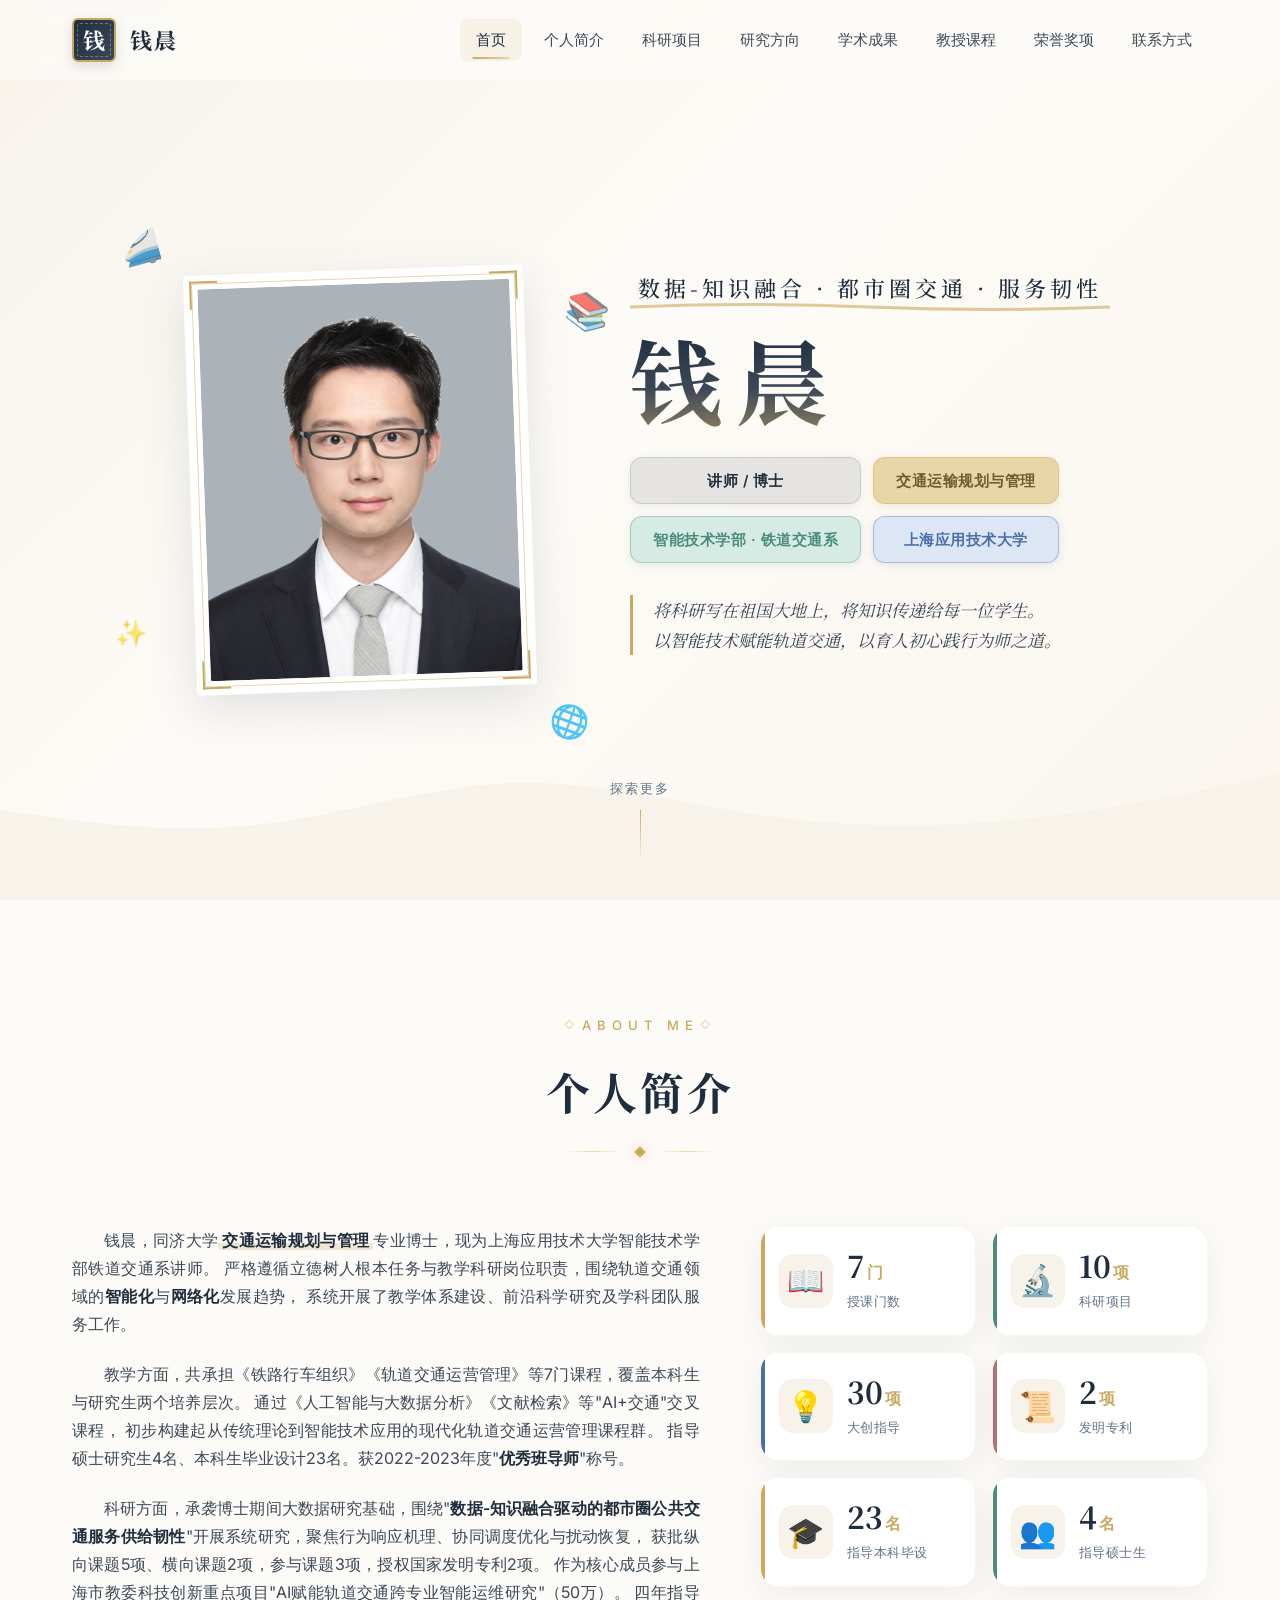
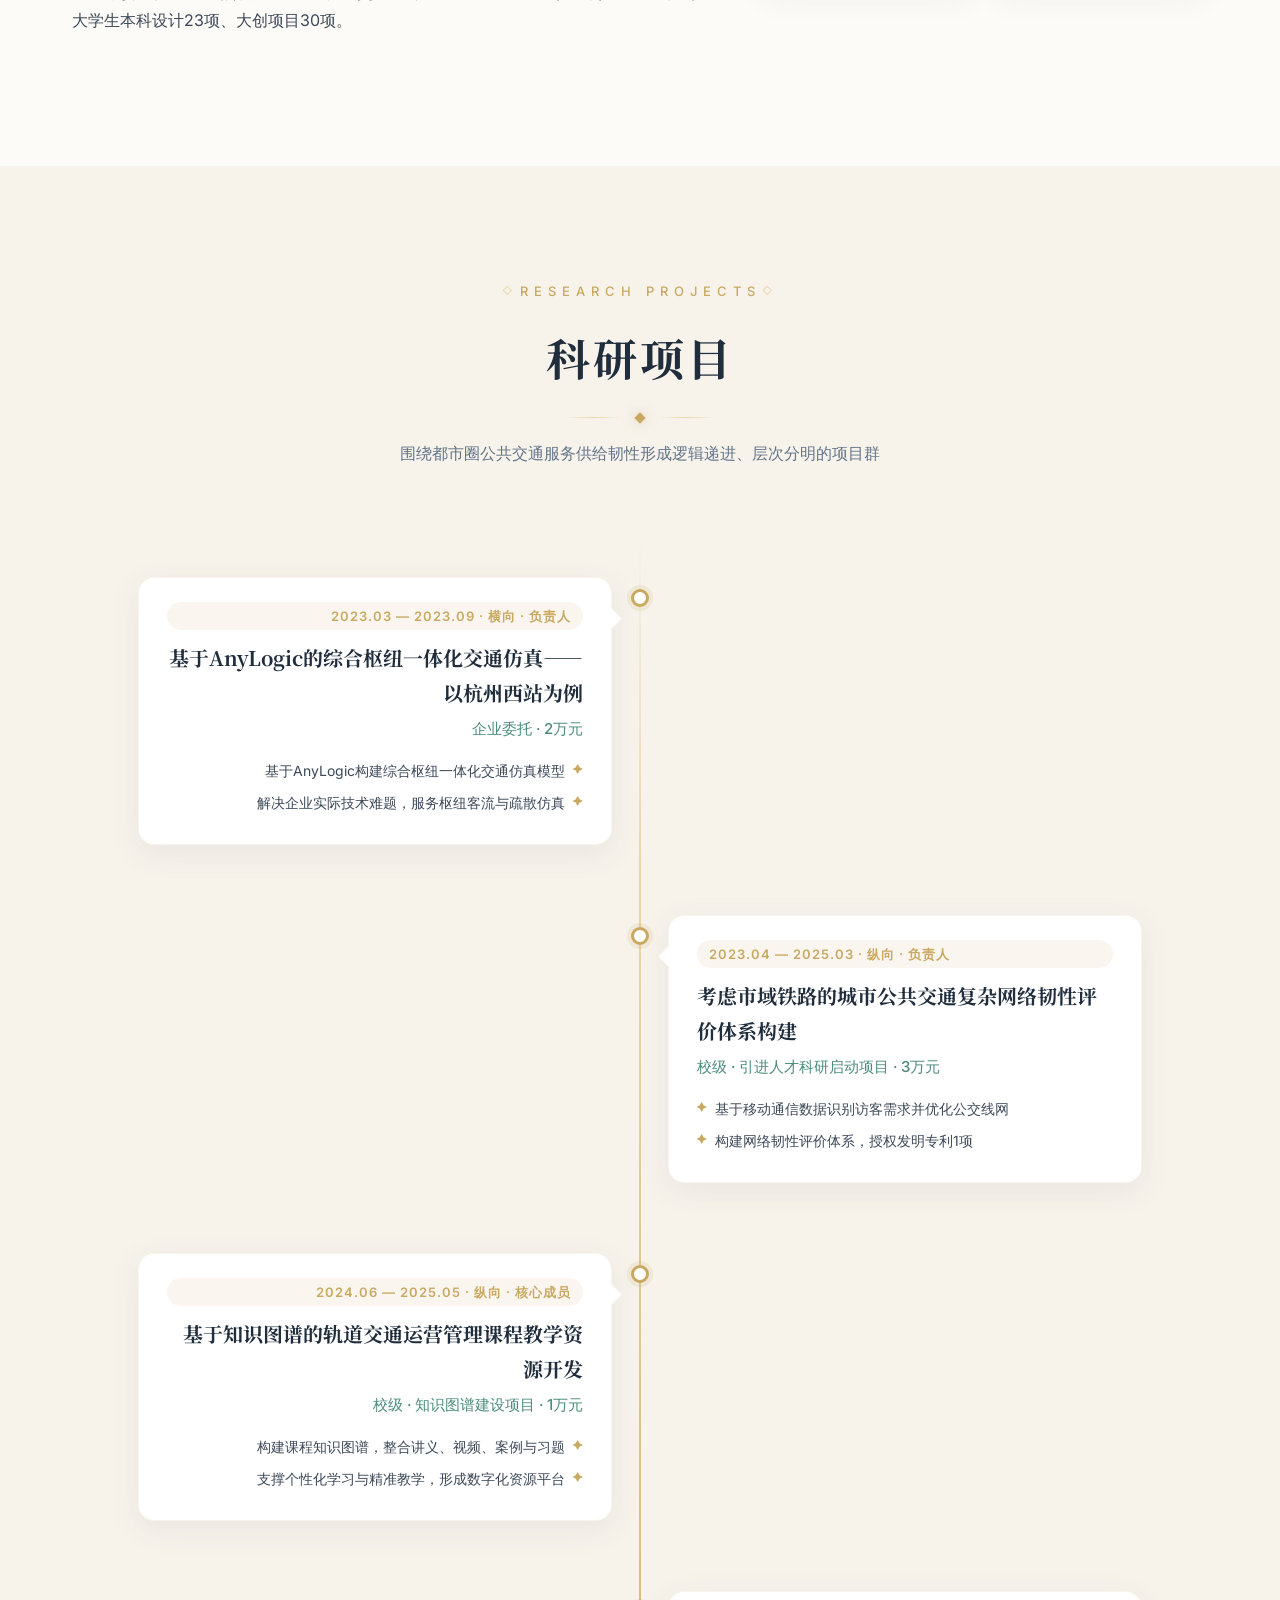
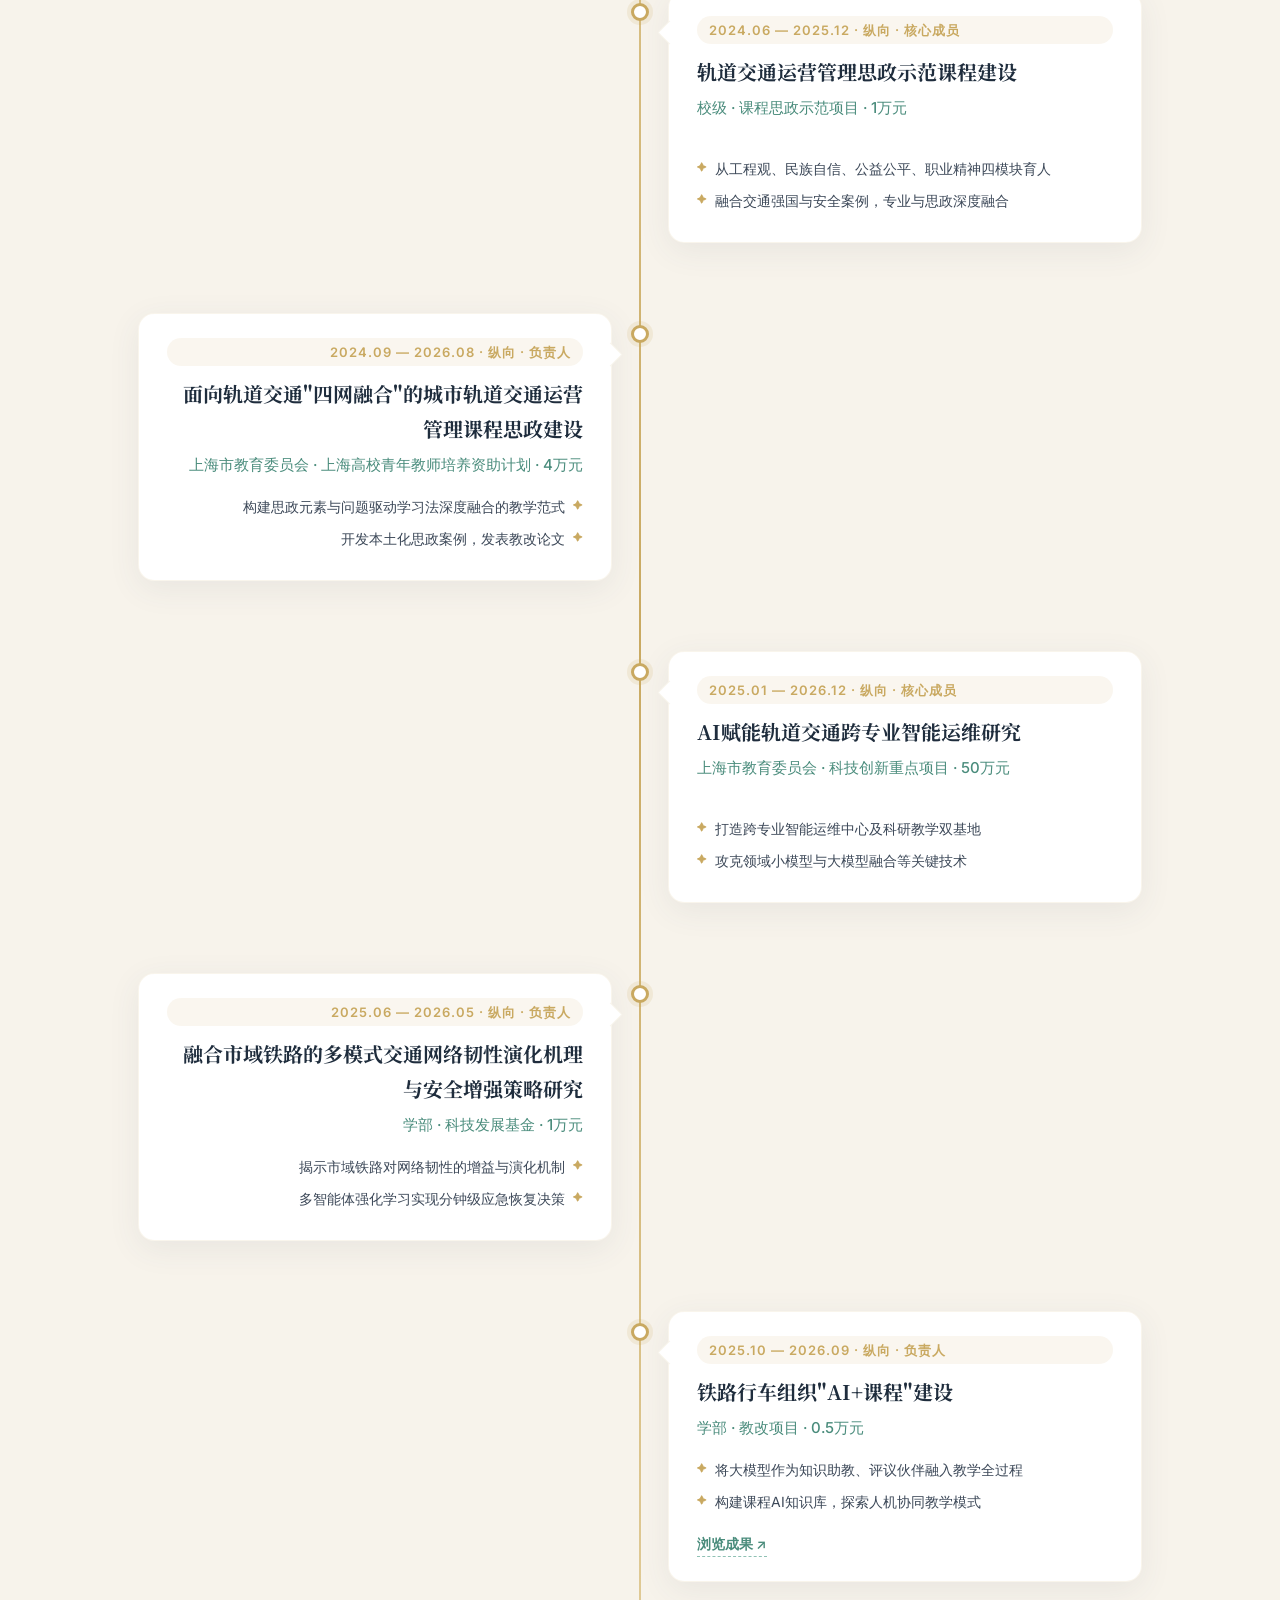
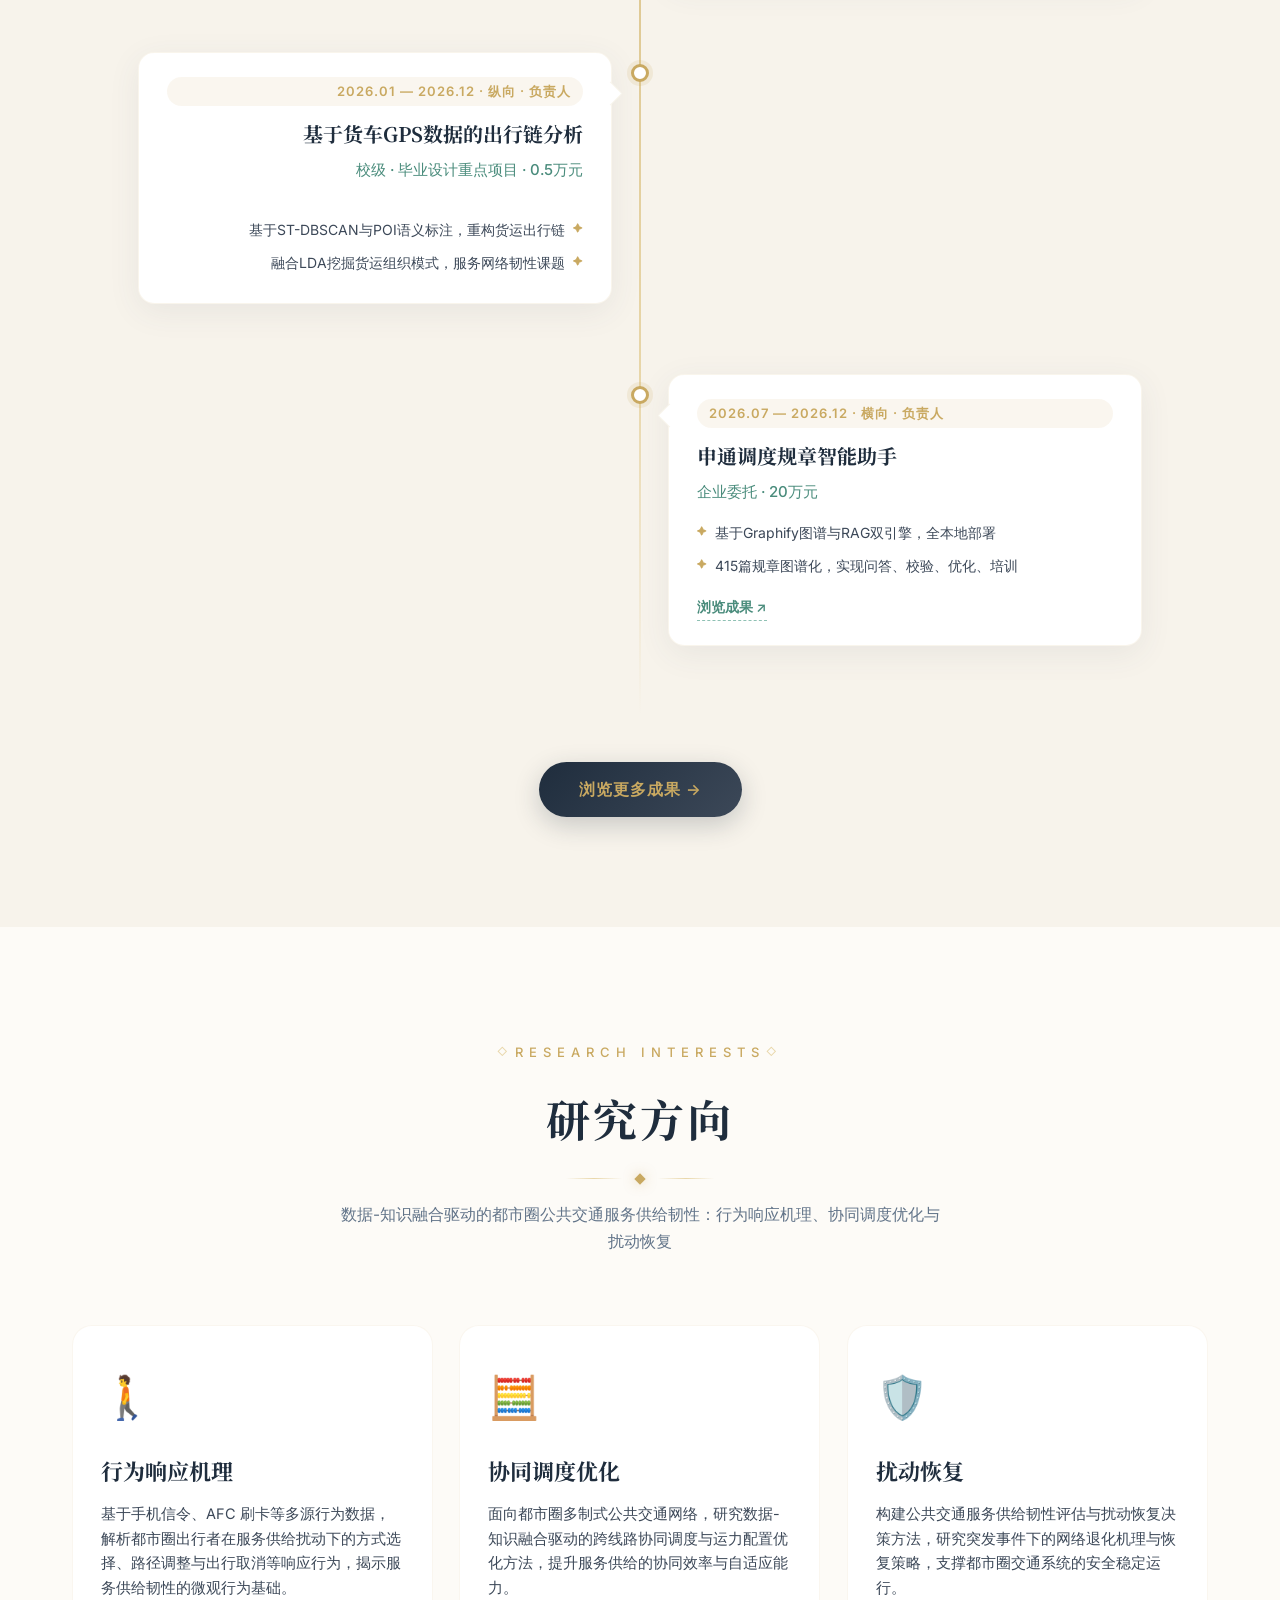
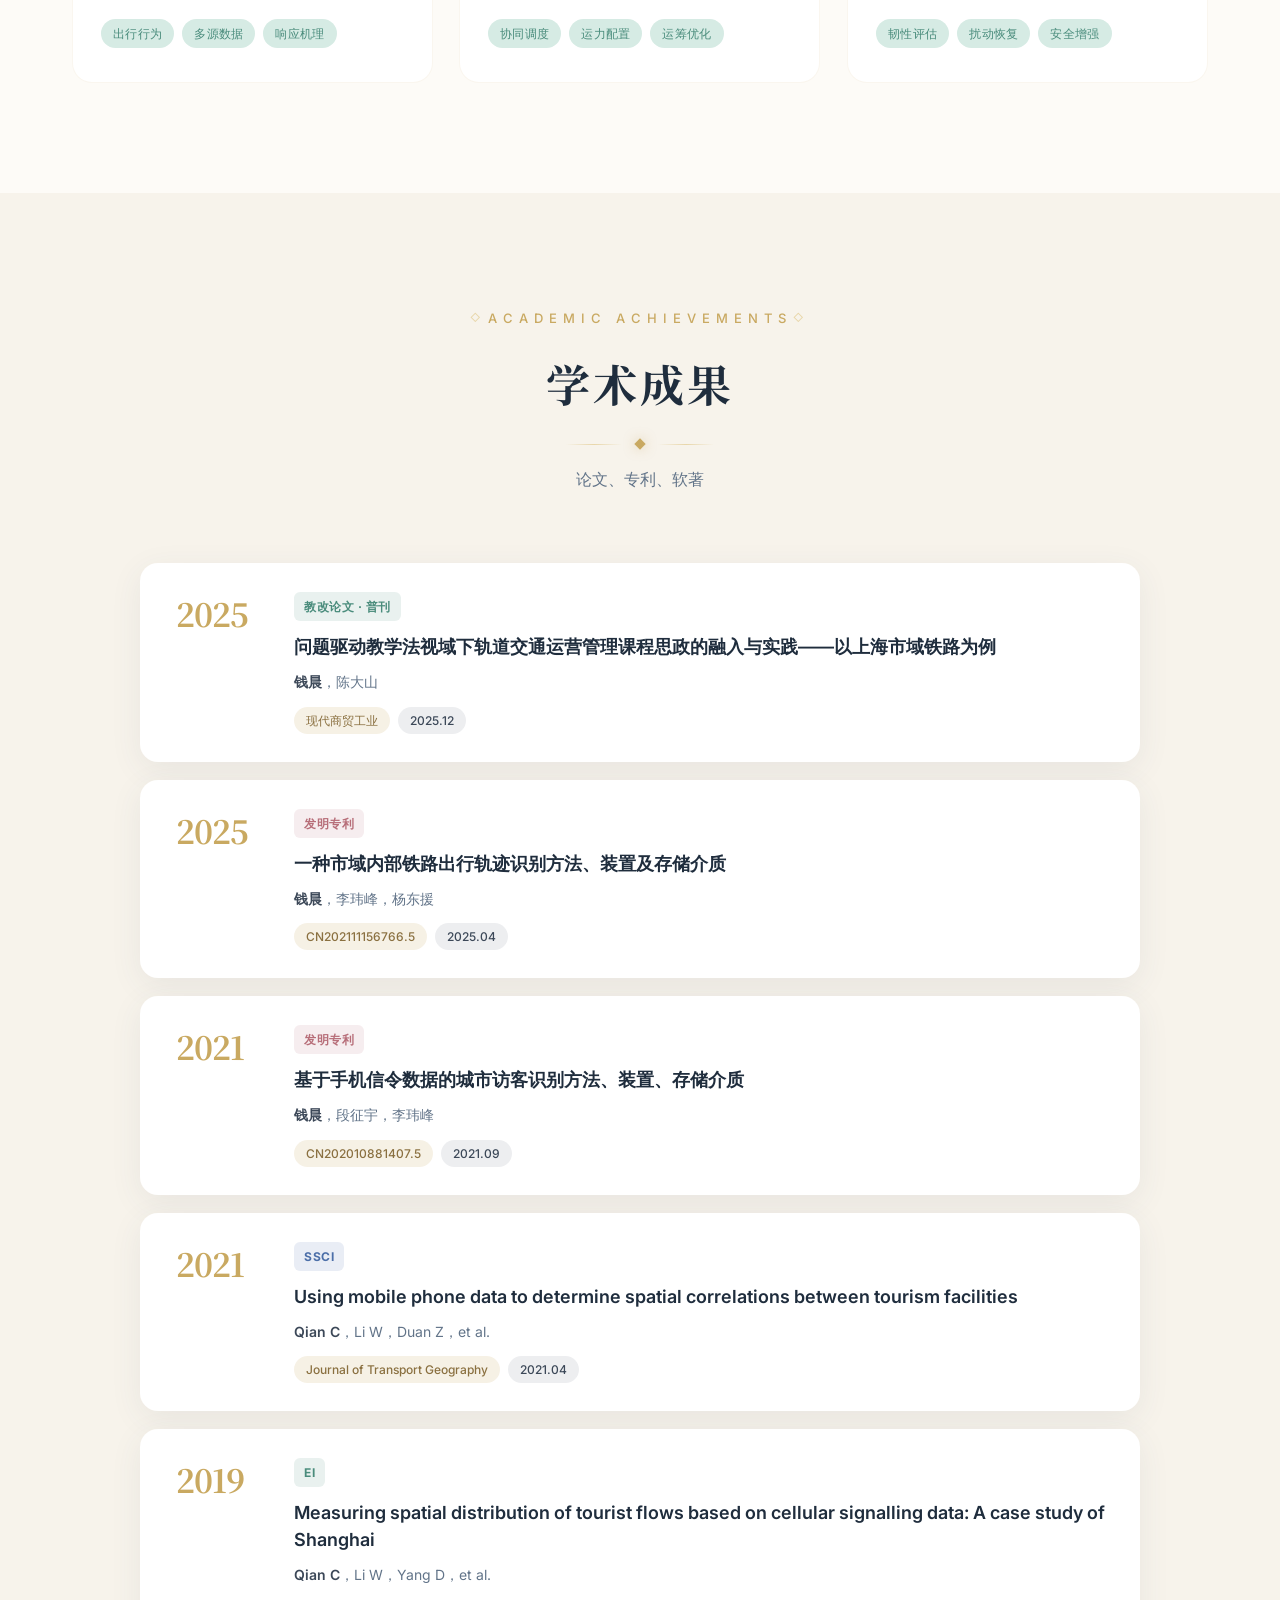
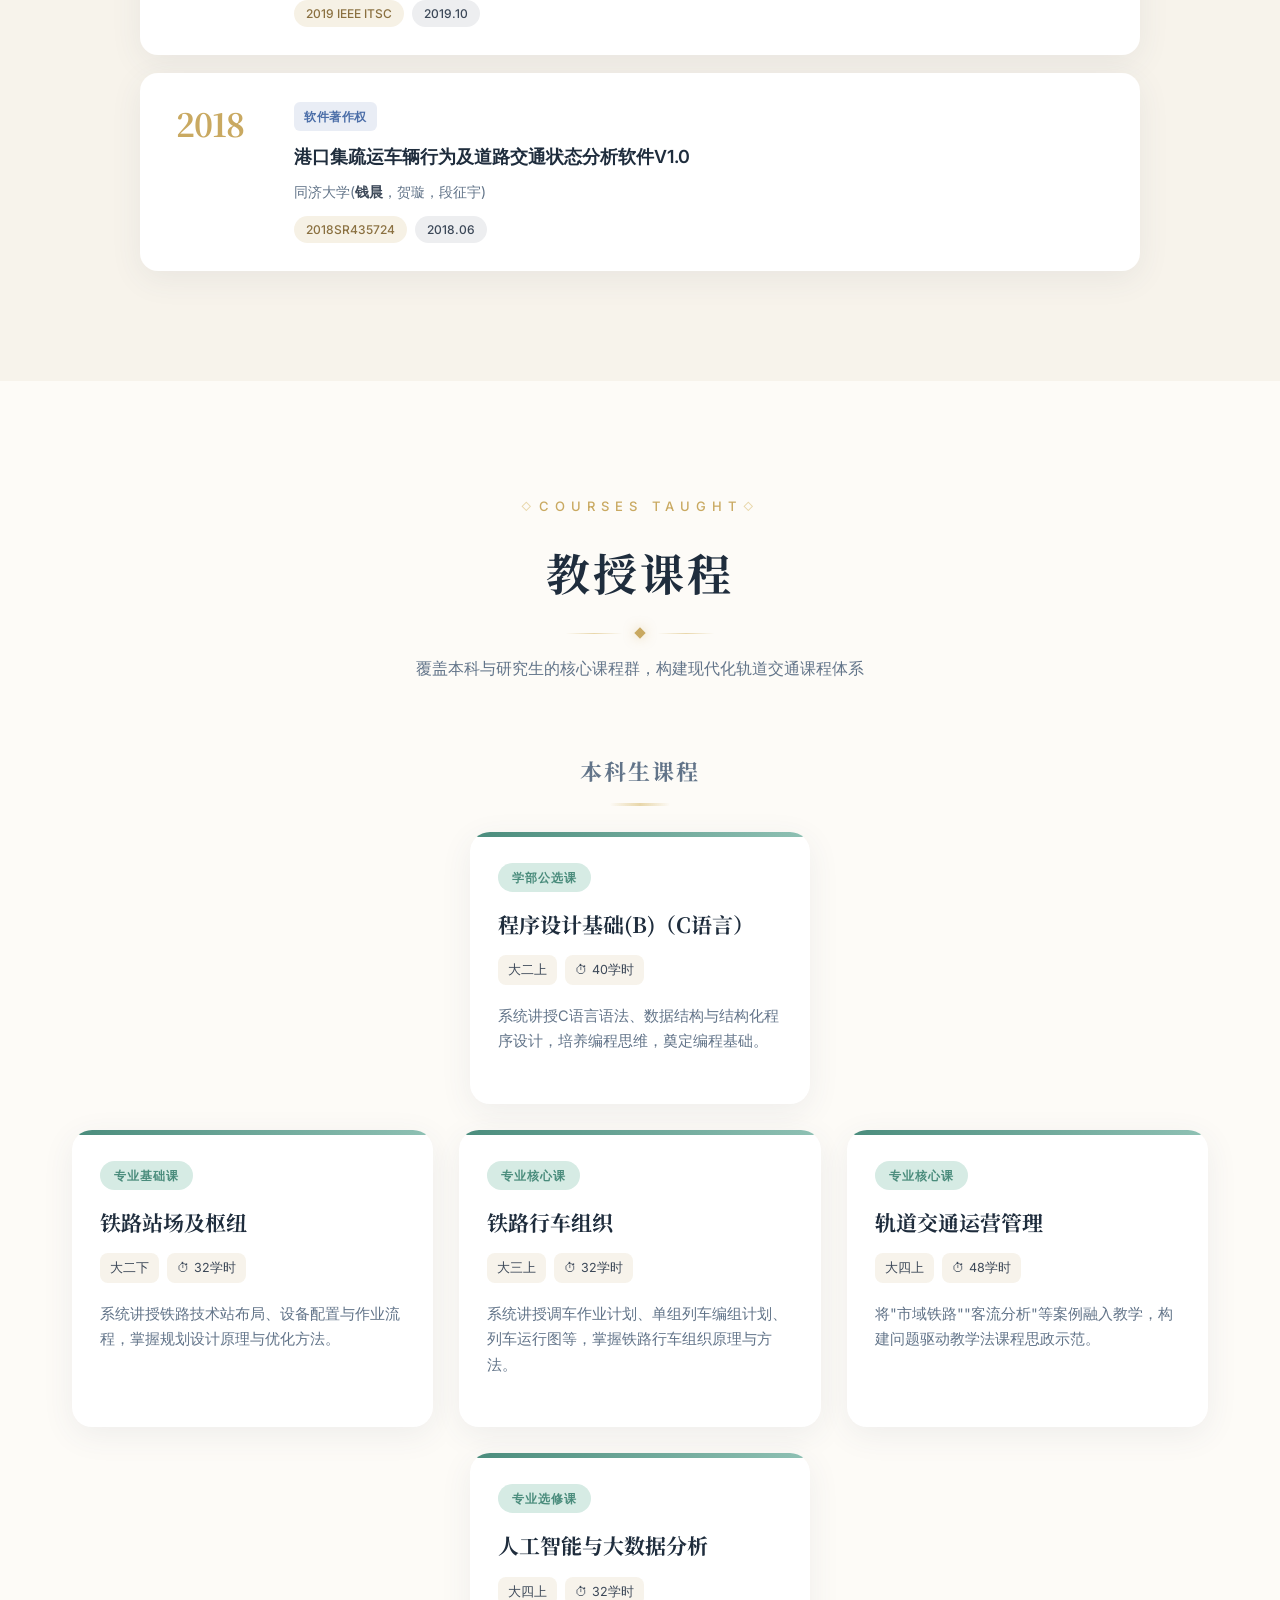
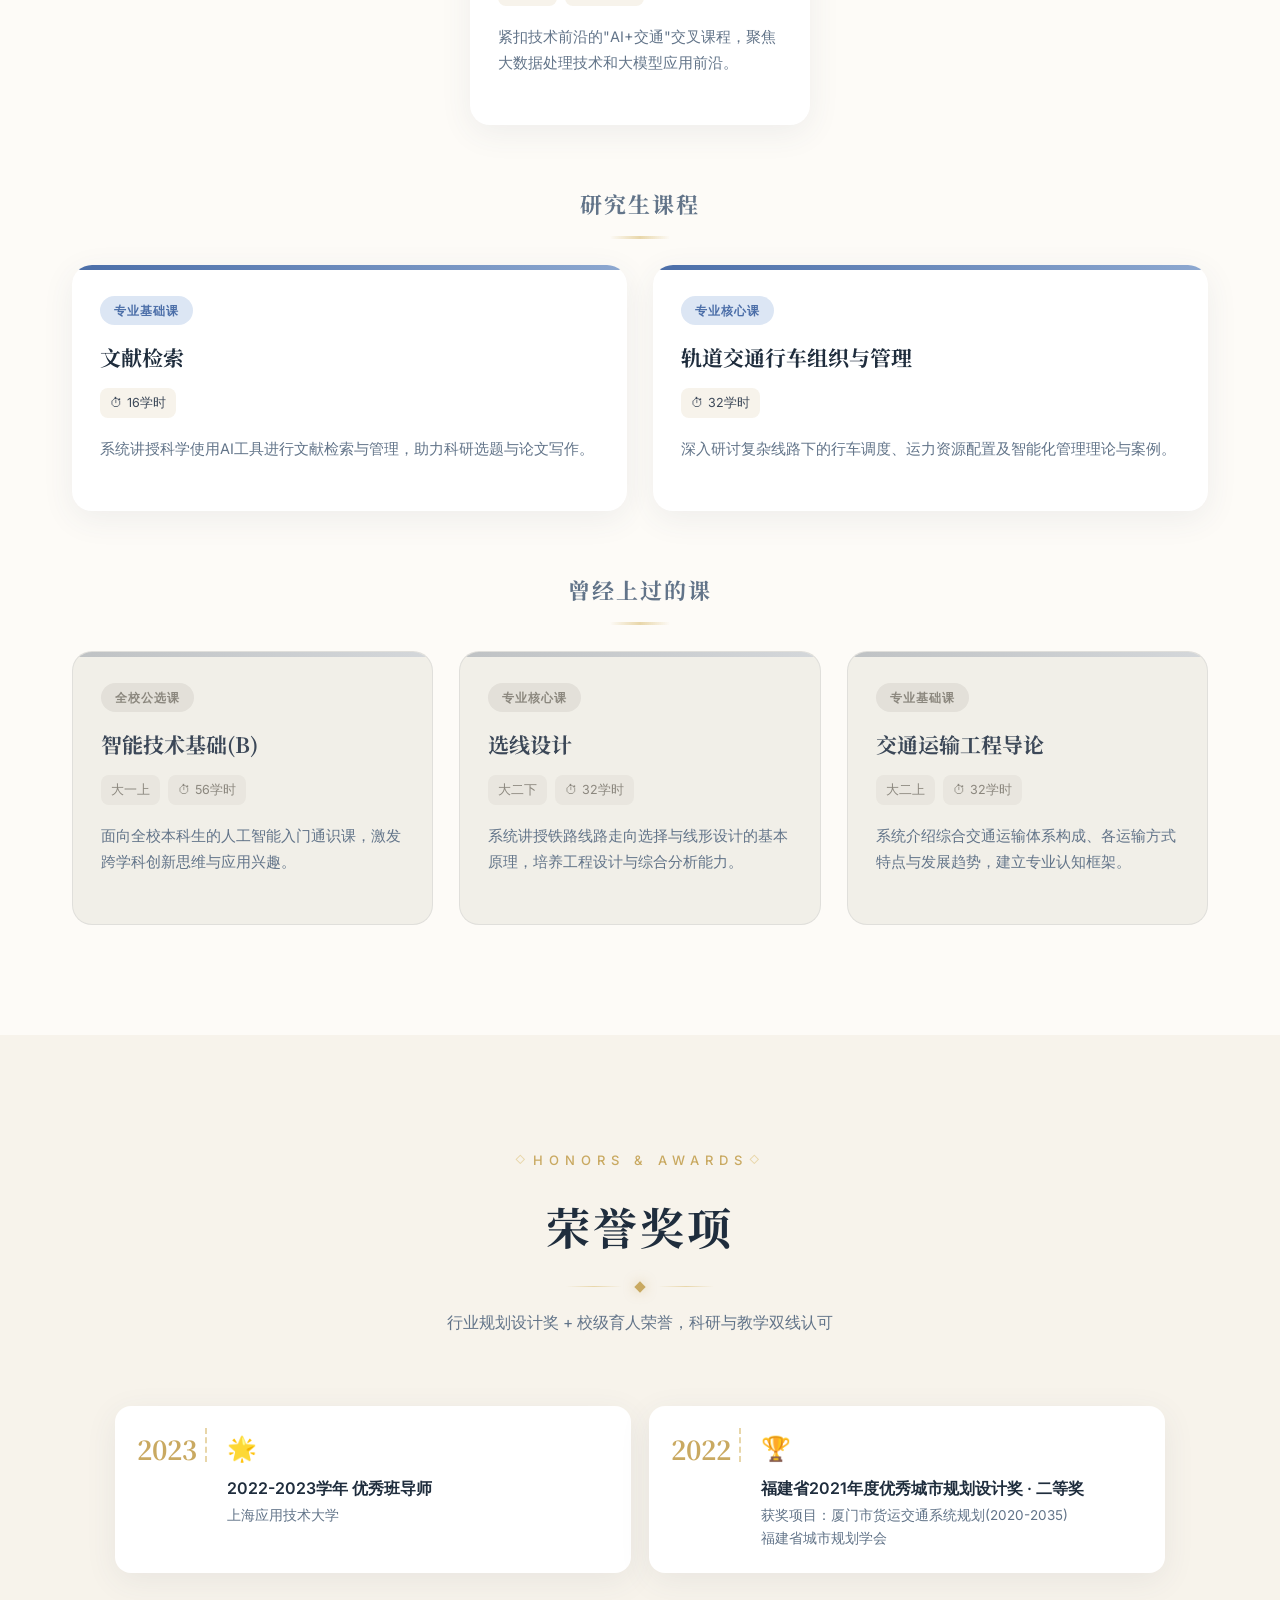
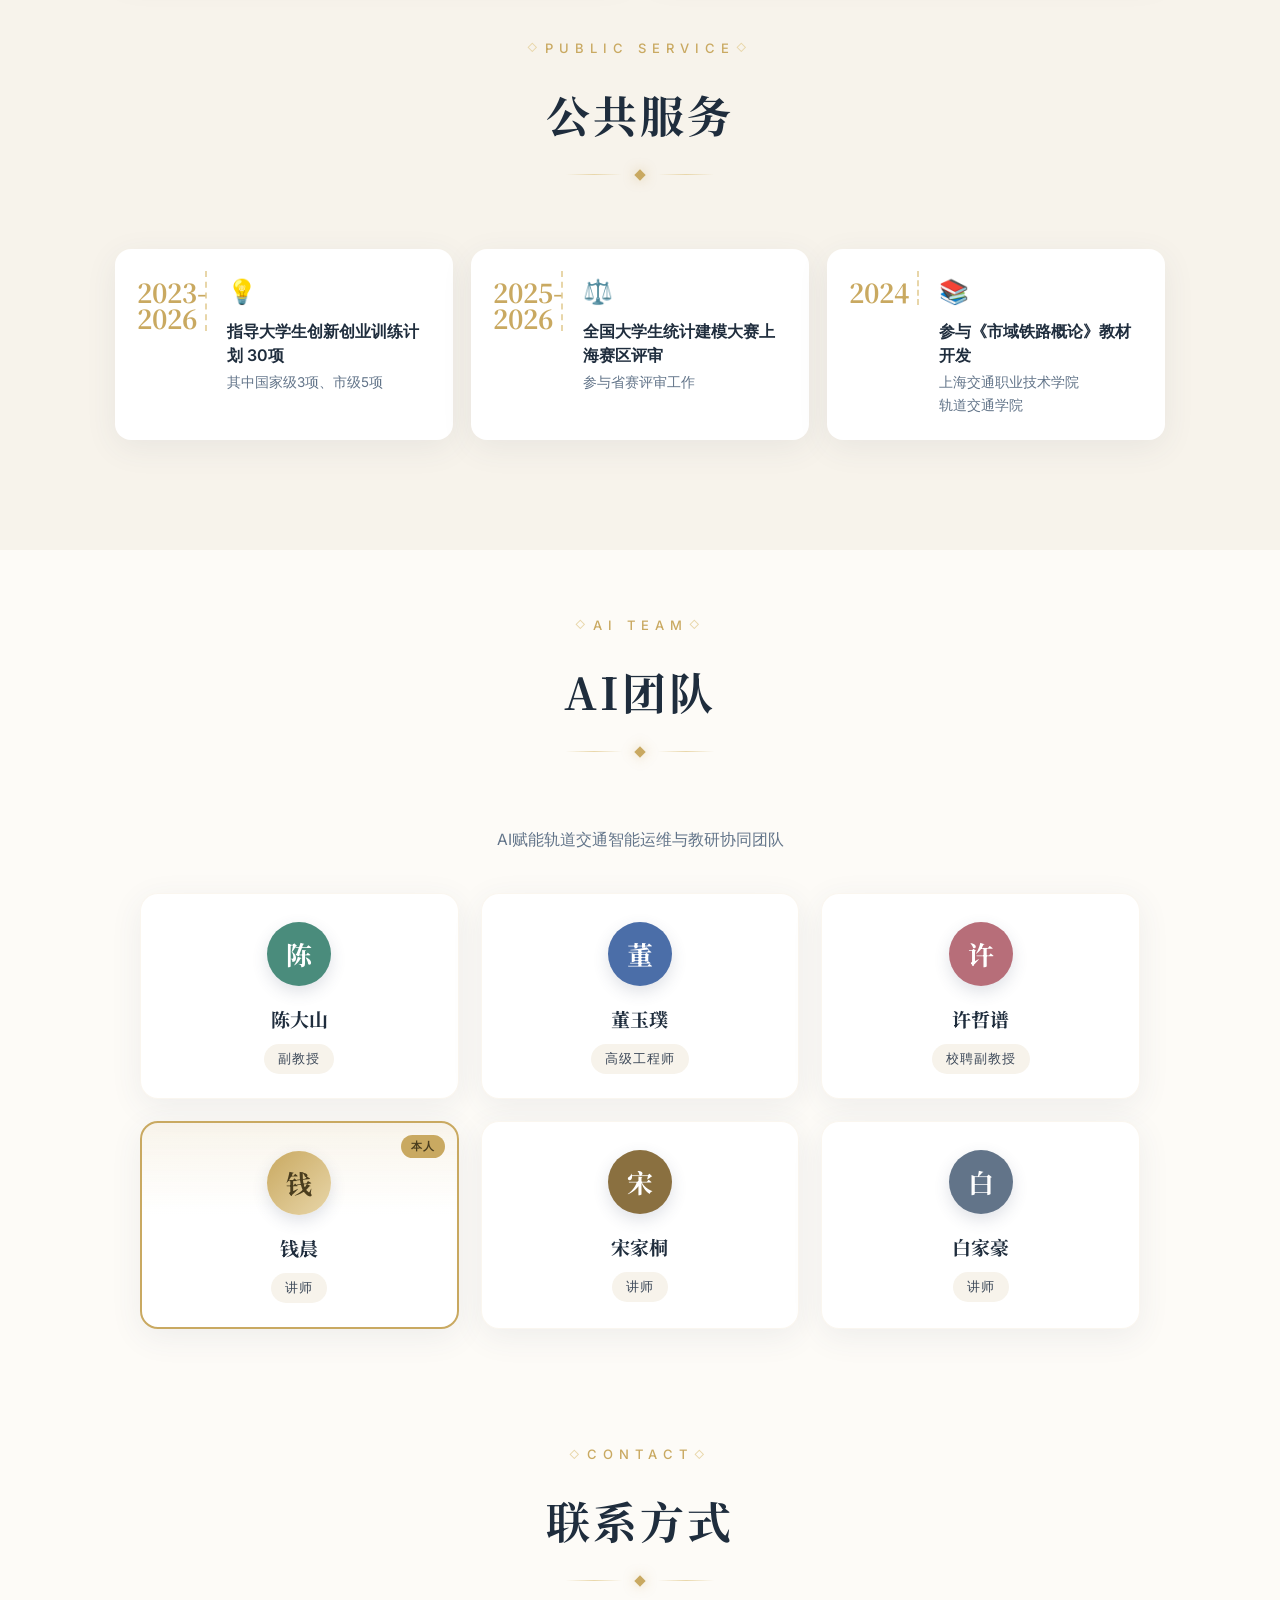
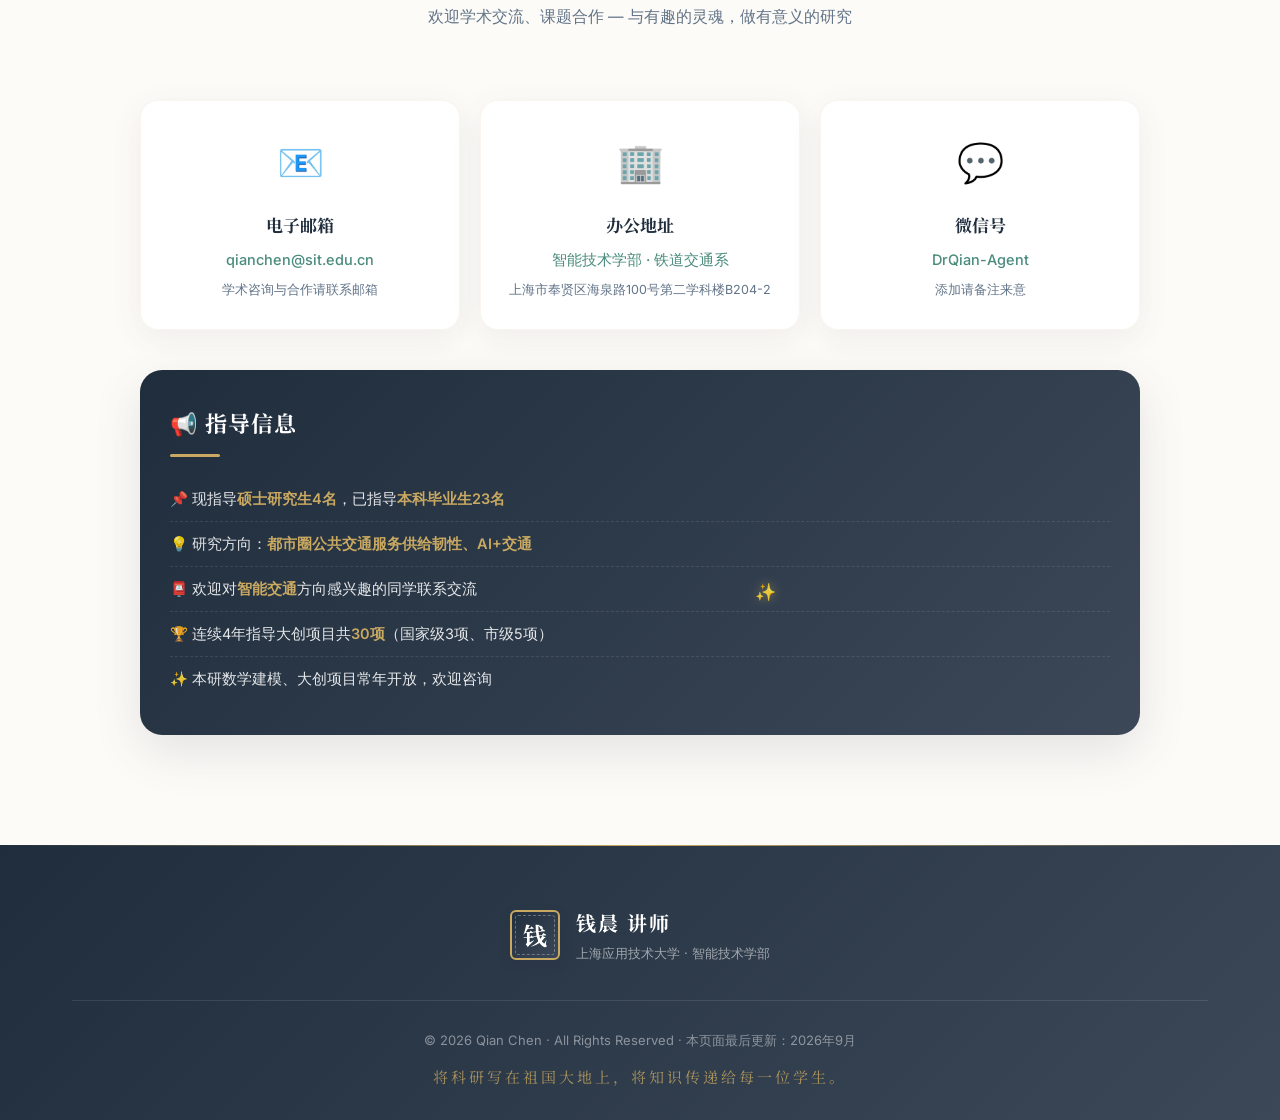
<file: index.html>
<!doctype html>
<html lang="zh-CN">
  <head>
    <meta charset="UTF-8" />
    <meta name="viewport" content="width=device-width, initial-scale=1.0" />
    <title>钱晨 讲师 | 个人简历</title>
    <link rel="stylesheet" href="styles.css" />
    <link
      href="https://fonts.googleapis.com/css2?family=Noto+Serif+SC:wght@400;500;600;700&family=Inter:wght@300;400;500;600&display=swap"
      rel="stylesheet"
    />
  </head>
  <body>
    <!-- 背景装饰 -->
    <div class="bg-canvas" id="bgCanvas"></div>
    <div class="bg-particles">
      <span class="particle p1"></span>
      <span class="particle p2"></span>
      <span class="particle p3"></span>
      <span class="particle p4"></span>
      <span class="particle p5"></span>
    </div>

    <!-- 导航 -->
    <nav class="navbar">
      <div class="nav-container">
        <a href="#home" class="brand">
          <span class="brand-seal">钱</span>
          <span class="brand-name">钱晨</span>
        </a>
        <ul class="nav-links" id="navLinks">
          <li><a href="#home" class="active">首页</a></li>
          <li><a href="#about">个人简介</a></li>
          <li><a href="#projects">科研项目</a></li>
          <li><a href="#research">研究方向</a></li>
          <li><a href="#publications">学术成果</a></li>
          <li><a href="#courses">教授课程</a></li>
          <li><a href="#awards">荣誉奖项</a></li>
          <li><a href="#contact">联系方式</a></li>
        </ul>
        <div class="nav-toggle" id="navToggle">
          <span></span><span></span><span></span>
        </div>
      </div>
    </nav>

    <!-- 首页横幅 -->
    <section id="home" class="hero">
      <div class="hero-wave"></div>
      <div class="hero-content">
        <div class="hero-portrait">
          <div class="portrait-frame">
            <div class="frame-corner tl"></div>
            <div class="frame-corner tr"></div>
            <div class="frame-corner bl"></div>
            <div class="frame-corner br"></div>
            <img src="pic/证件照.jpg" alt="钱晨讲师" class="portrait-img" />
          </div>
          <div class="portrait-deco">
            <span class="deco-leaf l1">🚄</span>
            <span class="deco-leaf l2">📚</span>
            <span class="deco-leaf l3">✨</span>
            <span class="deco-leaf l4">🌐</span>
          </div>
        </div>
        <div class="hero-text">
          <p class="hero-greet">
            <span class="ink-underline">数据-知识融合 · 都市圈交通 · 服务韧性</span>
          </p>
          <h1 class="hero-name">
            <span class="char">钱</span><span class="char">晨</span>
          </h1>
          <div class="hero-titles">
            <span class="title-pill pill-primary">讲师 / 博士</span>
            <span class="title-pill pill-gold">交通运输规划与管理</span>
            <span class="title-pill pill-secondary"
              >智能技术学部 · 铁道交通系</span
            >
            <span class="title-pill pill-accent">上海应用技术大学</span>
          </div>
          <p class="hero-quote">
            将科研写在祖国大地上，将知识传递给每一位学生。<br />
            以智能技术赋能轨道交通，以育人初心践行为师之道。
          </p>
        </div>
      </div>
      <a href="#about" class="scroll-hint">
        <span>探索更多</span>
        <div class="scroll-line"></div>
      </a>
    </section>

    <!-- 个人简介 -->
    <section id="about" class="about section">
      <div class="container">
        <header class="section-header">
          <span class="section-eyebrow">About Me</span>
          <h2 class="section-title">个人简介</h2>
          <div class="title-accent">
            <span class="accent-line"></span>
            <span class="accent-diamond"></span>
            <span class="accent-line"></span>
          </div>
        </header>
        <div class="about-grid">
          <div class="about-biography">
            <p>
              钱晨，同济大学<span class="hl-highlight">交通运输规划与管理</span
              >专业博士，现为上海应用技术大学智能技术学部铁道交通系讲师。
              严格遵循立德树人根本任务与教学科研岗位职责，围绕轨道交通领域的<strong>智能化</strong>与<strong>网络化</strong>发展趋势，
              系统开展了教学体系建设、前沿科学研究及学科团队服务工作。
            </p>
            <p>
              教学方面，共承担《铁路行车组织》《轨道交通运营管理》等7门课程，覆盖本科生与研究生两个培养层次。
              通过《人工智能与大数据分析》《文献检索》等"AI+交通"交叉课程，
              初步构建起从传统理论到智能技术应用的现代化轨道交通运营管理课程群。
              指导硕士研究生4名、本科生毕业设计23名。获2022-2023年度"<strong>优秀班导师</strong>"称号。
            </p>
            <p>
              科研方面，承袭博士期间大数据研究基础，围绕"<strong>数据-知识融合驱动的都市圈公共交通服务供给韧性</strong>"开展系统研究，聚焦行为响应机理、协同调度优化与扰动恢复，
              获批纵向课题5项、横向课题2项，参与课题3项，授权国家发明专利2项。
              作为核心成员参与上海市教委科技创新重点项目"AI赋能轨道交通跨专业智能运维研究"（50万）。
              四年指导大学生本科设计23项、大创项目30项。
            </p>
          </div>
          <div class="about-stats">
            <div class="stat-card stat-1">
              <div class="stat-icon">📖</div>
              <div class="stat-body">
                <span class="stat-num" data-count="7">0</span
                ><span class="stat-suffix">门</span>
                <span class="stat-label">授课门数</span>
              </div>
            </div>
            <div class="stat-card stat-2">
              <div class="stat-icon">🔬</div>
              <div class="stat-body">
                <span class="stat-num" data-count="10">0</span
                ><span class="stat-suffix">项</span>
                <span class="stat-label">科研项目</span>
              </div>
            </div>
            <div class="stat-card stat-3">
              <div class="stat-icon">💡</div>
              <div class="stat-body">
                <span class="stat-num" data-count="30">0</span
                ><span class="stat-suffix">项</span>
                <span class="stat-label">大创指导</span>
              </div>
            </div>
            <div class="stat-card stat-4">
              <div class="stat-icon">📜</div>
              <div class="stat-body">
                <span class="stat-num" data-count="2">0</span
                ><span class="stat-suffix">项</span>
                <span class="stat-label">发明专利</span>
              </div>
            </div>
            <div class="stat-card stat-5">
              <div class="stat-icon">🎓</div>
              <div class="stat-body">
                <span class="stat-num" data-count="23">0</span
                ><span class="stat-suffix">名</span>
                <span class="stat-label">指导本科毕设</span>
              </div>
            </div>
            <div class="stat-card stat-6">
              <div class="stat-icon">👥</div>
              <div class="stat-body">
                <span class="stat-num" data-count="4">0</span
                ><span class="stat-suffix">名</span>
                <span class="stat-label">指导硕士生</span>
              </div>
            </div>
          </div>
        </div>
      </div>
    </section>

    <!-- 科研项目 -->
    <section id="projects" class="education section section-alt">
      <div class="container">
        <header class="section-header">
          <span class="section-eyebrow">Research Projects</span>
          <h2 class="section-title">科研项目</h2>
          <div class="title-accent">
            <span class="accent-line"></span>
            <span class="accent-diamond"></span>
            <span class="accent-line"></span>
          </div>
          <p class="section-subtitle">
            围绕都市圈公共交通服务供给韧性形成逻辑递进、层次分明的项目群
          </p>
        </header>
        <div class="timeline">
          <div class="timeline-line"></div>
          <div class="timeline-item left">
            <div class="timeline-dot"></div>
            <div class="timeline-card">
              <span class="timeline-date"
                >2023.03 — 2023.09 · 横向 · 负责人</span
              >
              <h3 class="timeline-title">
                基于AnyLogic的综合枢纽一体化交通仿真——以杭州西站为例
              </h3>
              <p class="timeline-school">企业委托 · 2万元</p>
              <ul class="timeline-detail">
                <li>基于AnyLogic构建综合枢纽一体化交通仿真模型</li>
                <li>解决企业实际技术难题，服务枢纽客流与疏散仿真</li>
              </ul>
            </div>
          </div>
          <div class="timeline-item right">
            <div class="timeline-dot"></div>
            <div class="timeline-card">
              <span class="timeline-date"
                >2023.04 — 2025.03 · 纵向 · 负责人</span
              >
              <h3 class="timeline-title">
                考虑市域铁路的城市公共交通复杂网络韧性评价体系构建
              </h3>
              <p class="timeline-school">校级 · 引进人才科研启动项目 · 3万元</p>
              <ul class="timeline-detail">
                <li>基于移动通信数据识别访客需求并优化公交线网</li>
                <li>构建网络韧性评价体系，授权发明专利1项</li>
              </ul>
            </div>
          </div>
          <div class="timeline-item left">
            <div class="timeline-dot"></div>
            <div class="timeline-card">
              <span class="timeline-date"
                >2024.06 — 2025.05 · 纵向 · 核心成员</span
              >
              <h3 class="timeline-title">
                基于知识图谱的轨道交通运营管理课程教学资源开发
              </h3>
              <p class="timeline-school">校级 · 知识图谱建设项目 · 1万元</p>
              <ul class="timeline-detail">
                <li>构建课程知识图谱，整合讲义、视频、案例与习题</li>
                <li>支撑个性化学习与精准教学，形成数字化资源平台</li>
              </ul>
            </div>
          </div>
          <div class="timeline-item right">
            <div class="timeline-dot"></div>
            <div class="timeline-card">
              <span class="timeline-date"
                >2024.06 — 2025.12 · 纵向 · 核心成员</span
              >
              <h3 class="timeline-title">轨道交通运营管理思政示范课程建设</h3>
              <p class="timeline-school">校级 · 课程思政示范项目 · 1万元</p>
              <ul class="timeline-detail">
                <li>从工程观、民族自信、公益公平、职业精神四模块育人</li>
                <li>融合交通强国与安全案例，专业与思政深度融合</li>
              </ul>
            </div>
          </div>
          <div class="timeline-item left">
            <div class="timeline-dot"></div>
            <div class="timeline-card">
              <span class="timeline-date"
                >2024.09 — 2026.08 · 纵向 · 负责人</span
              >
              <h3 class="timeline-title">
                面向轨道交通"四网融合"的城市轨道交通运营管理课程思政建设
              </h3>
              <p class="timeline-school">
                上海市教育委员会 · 上海高校青年教师培养资助计划 · 4万元
              </p>
              <ul class="timeline-detail">
                <li>构建思政元素与问题驱动学习法深度融合的教学范式</li>
                <li>开发本土化思政案例，发表教改论文</li>
              </ul>
            </div>
          </div>
          <div class="timeline-item right">
            <div class="timeline-dot"></div>
            <div class="timeline-card">
              <span class="timeline-date"
                >2025.01 — 2026.12 · 纵向 · 核心成员</span
              >
              <h3 class="timeline-title">AI赋能轨道交通跨专业智能运维研究</h3>
              <p class="timeline-school">
                上海市教育委员会 · 科技创新重点项目 · 50万元
              </p>
              <ul class="timeline-detail">
                <li>打造跨专业智能运维中心及科研教学双基地</li>
                <li>攻克领域小模型与大模型融合等关键技术</li>
              </ul>
            </div>
          </div>
          <div class="timeline-item left">
            <div class="timeline-dot"></div>
            <div class="timeline-card">
              <span class="timeline-date"
                >2025.06 — 2026.05 · 纵向 · 负责人</span
              >
              <h3 class="timeline-title">
                融合市域铁路的多模式交通网络韧性演化机理与安全增强策略研究
              </h3>
              <p class="timeline-school">学部 · 科技发展基金 · 1万元</p>
              <ul class="timeline-detail">
                <li>揭示市域铁路对网络韧性的增益与演化机制</li>
                <li>多智能体强化学习实现分钟级应急恢复决策</li>
              </ul>
            </div>
          </div>
          <div class="timeline-item right">
            <div class="timeline-dot"></div>
            <div class="timeline-card">
              <span class="timeline-date"
                >2025.10 — 2026.09 · 纵向 · 负责人</span
              >
              <h3 class="timeline-title">铁路行车组织"AI+课程"建设</h3>
              <p class="timeline-school">学部 · 教改项目 · 0.5万元</p>
              <ul class="timeline-detail">
                <li>将大模型作为知识助教、评议伙伴融入教学全过程</li>
                <li>构建课程AI知识库，探索人机协同教学模式</li>
              </ul>
              <a class="timeline-work-link" href="works.html#shunting"
                >浏览成果 ↗</a
              >
            </div>
          </div>
          <div class="timeline-item left">
            <div class="timeline-dot"></div>
            <div class="timeline-card">
              <span class="timeline-date"
                >2026.01 — 2026.12 · 纵向 · 负责人</span
              >
              <h3 class="timeline-title">基于货车GPS数据的出行链分析</h3>
              <p class="timeline-school">校级 · 毕业设计重点项目 · 0.5万元</p>
              <ul class="timeline-detail">
                <li>基于ST-DBSCAN与POI语义标注，重构货运出行链</li>
                <li>融合LDA挖掘货运组织模式，服务网络韧性课题</li>
              </ul>
            </div>
          </div>
          <div class="timeline-item right">
            <div class="timeline-dot"></div>
            <div class="timeline-card">
              <span class="timeline-date"
                >2026.07 — 2026.12 · 横向 · 负责人</span
              >
              <h3 class="timeline-title">申通调度规章智能助手</h3>
              <p class="timeline-school">企业委托 · 20万元</p>
              <ul class="timeline-detail">
                <li>基于Graphify图谱与RAG双引擎，全本地部署</li>
                <li>415篇规章图谱化，实现问答、校验、优化、培训</li>
              </ul>
              <a class="timeline-work-link" href="works.html#dispatch"
                >浏览成果 ↗</a
              >
            </div>
          </div>
        </div>
        <div class="works-more-wrap">
          <a class="works-more" href="works.html">浏览更多成果 →</a>
        </div>
      </div>
    </section>

    <!-- 研究方向 -->
    <section id="research" class="research section">
      <div class="container">
        <header class="section-header">
          <span class="section-eyebrow">Research Interests</span>
          <h2 class="section-title">研究方向</h2>
          <div class="title-accent">
            <span class="accent-line"></span>
            <span class="accent-diamond"></span>
            <span class="accent-line"></span>
          </div>
          <p class="section-subtitle">
            数据-知识融合驱动的都市圈公共交通服务供给韧性：行为响应机理、协同调度优化与扰动恢复
          </p>
        </header>
        <div class="research-grid">
          <div class="research-card hover-card" style="--i: 1">
            <div class="rc-icon">🚶</div>
            <h3 class="rc-title">行为响应机理</h3>
            <p class="rc-desc">
              基于手机信令、AFC 刷卡等多源行为数据，解析都市圈出行者在服务供给扰动下的方式选择、路径调整与出行取消等响应行为，揭示服务供给韧性的微观行为基础。
            </p>
            <div class="rc-tags">
              <span>出行行为</span><span>多源数据</span><span>响应机理</span>
            </div>
          </div>
          <div class="research-card hover-card" style="--i: 2">
            <div class="rc-icon">🧮</div>
            <h3 class="rc-title">协同调度优化</h3>
            <p class="rc-desc">
              面向都市圈多制式公共交通网络，研究数据-知识融合驱动的跨线路协同调度与运力配置优化方法，提升服务供给的协同效率与自适应能力。
            </p>
            <div class="rc-tags">
              <span>协同调度</span><span>运力配置</span><span>运筹优化</span>
            </div>
          </div>
          <div class="research-card hover-card" style="--i: 3">
            <div class="rc-icon">🛡️</div>
            <h3 class="rc-title">扰动恢复</h3>
            <p class="rc-desc">
              构建公共交通服务供给韧性评估与扰动恢复决策方法，研究突发事件下的网络退化机理与恢复策略，支撑都市圈交通系统的安全稳定运行。
            </p>
            <div class="rc-tags">
              <span>韧性评估</span><span>扰动恢复</span><span>安全增强</span>
            </div>
          </div>
        </div>
      </div>
    </section>

    <!-- 学术成果 -->
    <section id="publications" class="publications section section-alt">
      <div class="container">
        <header class="section-header">
          <span class="section-eyebrow">Academic Achievements</span>
          <h2 class="section-title">学术成果</h2>
          <div class="title-accent">
            <span class="accent-line"></span>
            <span class="accent-diamond"></span>
            <span class="accent-line"></span>
          </div>
          <p class="section-subtitle">论文、专利、软著</p>
        </header>
        <div class="paper-list">
          <article class="paper-item hover-card">
            <div class="paper-year">2025</div>
            <div class="paper-body">
              <span class="paper-venue venue-journal">教改论文 · 普刊</span>
              <h3 class="paper-title">
                问题驱动教学法视域下轨道交通运营管理课程思政的融入与实践——以上海市域铁路为例
              </h3>
              <p class="paper-authors"><strong>钱晨</strong>，陈大山</p>
              <div class="paper-tags">
                <span class="tag-pill tag-source">现代商贸工业</span>
                <span class="tag-pill tag-date">2025.12</span>
              </div>
            </div>
          </article>
          <article class="paper-item hover-card">
            <div class="paper-year">2025</div>
            <div class="paper-body">
              <span class="paper-venue venue-a">发明专利</span>
              <h3 class="paper-title">
                一种市域内部铁路出行轨迹识别方法、装置及存储介质
              </h3>
              <p class="paper-authors"><strong>钱晨</strong>，李玮峰，杨东援</p>
              <div class="paper-tags">
                <span class="tag-pill tag-source">CN202111156766.5</span>
                <span class="tag-pill tag-date">2025.04</span>
              </div>
            </div>
          </article>
          <article class="paper-item hover-card">
            <div class="paper-year">2021</div>
            <div class="paper-body">
              <span class="paper-venue venue-a">发明专利</span>
              <h3 class="paper-title">
                基于手机信令数据的城市访客识别方法、装置、存储介质
              </h3>
              <p class="paper-authors"><strong>钱晨</strong>，段征宇，李玮峰</p>
              <div class="paper-tags">
                <span class="tag-pill tag-source">CN202010881407.5</span>
                <span class="tag-pill tag-date">2021.09</span>
              </div>
            </div>
          </article>
          <article class="paper-item hover-card">
            <div class="paper-year">2021</div>
            <div class="paper-body">
              <span class="paper-venue venue-b">SSCI</span>
              <h3 class="paper-title">
                Using mobile phone data to determine spatial correlations
                between tourism facilities
              </h3>
              <p class="paper-authors">
                <strong>Qian C</strong>，Li W，Duan Z，et al.
              </p>
              <div class="paper-tags">
                <span class="tag-pill tag-source"
                  >Journal of Transport Geography</span
                >
                <span class="tag-pill tag-date">2021.04</span>
              </div>
            </div>
          </article>
          <article class="paper-item hover-card">
            <div class="paper-year">2019</div>
            <div class="paper-body">
              <span class="paper-venue venue-journal">EI</span>
              <h3 class="paper-title">
                Measuring spatial distribution of tourist flows based on
                cellular signalling data: A case study of Shanghai
              </h3>
              <p class="paper-authors">
                <strong>Qian C</strong>，Li W，Yang D，et al.
              </p>
              <div class="paper-tags">
                <span class="tag-pill tag-source">2019 IEEE ITSC</span>
                <span class="tag-pill tag-date">2019.10</span>
              </div>
            </div>
          </article>
          <article class="paper-item hover-card">
            <div class="paper-year">2018</div>
            <div class="paper-body">
              <span class="paper-venue venue-b">软件著作权</span>
              <h3 class="paper-title">
                港口集疏运车辆行为及道路交通状态分析软件V1.0
              </h3>
              <p class="paper-authors">
                同济大学(<strong>钱晨</strong>，贺璇，段征宇)
              </p>
              <div class="paper-tags">
                <span class="tag-pill tag-source">2018SR435724</span>
                <span class="tag-pill tag-date">2018.06</span>
              </div>
            </div>
          </article>
        </div>
      </div>
    </section>

    <!-- 教授课程 -->
    <section id="courses" class="courses section">
      <div class="container">
        <header class="section-header">
          <span class="section-eyebrow">Courses Taught</span>
          <h2 class="section-title">教授课程</h2>
          <div class="title-accent">
            <span class="accent-line"></span>
            <span class="accent-diamond"></span>
            <span class="accent-line"></span>
          </div>
          <p class="section-subtitle">
            覆盖本科与研究生的核心课程群，构建现代化轨道交通课程体系
          </p>
        </header>
        <div class="courses-master">
          <h3 class="courses-subtitle courses-subtitle-first">本科生课程</h3>
          <div class="courses-grid">
            <div class="course-card course-undergrad hover-card course-single">
              <div class="course-level level-ug">学部公选课</div>
              <h3 class="course-name">程序设计基础(B)（C语言）</h3>
              <div class="course-meta">
                <span class="meta-item">大二上</span>
                <span class="meta-item">⏱ 40学时</span>
              </div>
              <p class="course-desc">
                系统讲授C语言语法、数据结构与结构化程序设计，培养编程思维，奠定编程基础。
              </p>
            </div>
            <div class="course-card course-undergrad hover-card">
              <div class="course-level level-ug">专业基础课</div>
              <h3 class="course-name">铁路站场及枢纽</h3>
              <div class="course-meta">
                <span class="meta-item">大二下</span>
                <span class="meta-item">⏱ 32学时</span>
              </div>
              <p class="course-desc">
                系统讲授铁路技术站布局、设备配置与作业流程，掌握规划设计原理与优化方法。
              </p>
            </div>
            <div class="course-card course-undergrad hover-card">
              <div class="course-level level-ug">专业核心课</div>
              <h3 class="course-name">铁路行车组织</h3>
              <div class="course-meta">
                <span class="meta-item">大三上</span>
                <span class="meta-item">⏱ 32学时</span>
              </div>
              <p class="course-desc">
                系统讲授调车作业计划、单组列车编组计划、列车运行图等，掌握铁路行车组织原理与方法。
              </p>
            </div>
            <div class="course-card course-undergrad hover-card">
              <div class="course-level level-ug">专业核心课</div>
              <h3 class="course-name">轨道交通运营管理</h3>
              <div class="course-meta">
                <span class="meta-item">大四上</span>
                <span class="meta-item">⏱ 48学时</span>
              </div>
              <p class="course-desc">
                将"市域铁路""客流分析"等案例融入教学，构建问题驱动教学法课程思政示范。
              </p>
            </div>
            <div class="course-card course-undergrad hover-card course-single">
              <div class="course-level level-ug">专业选修课</div>
              <h3 class="course-name">人工智能与大数据分析</h3>
              <div class="course-meta">
                <span class="meta-item">大四上</span>
                <span class="meta-item">⏱ 32学时</span>
              </div>
              <p class="course-desc">
                紧扣技术前沿的"AI+交通"交叉课程，聚焦大数据处理技术和大模型应用前沿。
              </p>
            </div>
          </div>
        </div>
        <div class="courses-master">
          <h3 class="courses-subtitle">研究生课程</h3>
          <div class="courses-grid">
            <div class="course-card course-grad hover-card">
              <div class="course-level level-g">专业基础课</div>
              <h3 class="course-name">文献检索</h3>
              <div class="course-meta">
                <span class="meta-item">⏱ 16学时</span>
              </div>
              <p class="course-desc">
                系统讲授科学使用AI工具进行文献检索与管理，助力科研选题与论文写作。
              </p>
            </div>
            <div class="course-card course-grad hover-card">
              <div class="course-level level-g">专业核心课</div>
              <h3 class="course-name">轨道交通行车组织与管理</h3>
              <div class="course-meta">
                <span class="meta-item">⏱ 32学时</span>
              </div>
              <p class="course-desc">
                深入研讨复杂线路下的行车调度、运力资源配置及智能化管理理论与案例。
              </p>
            </div>
          </div>
        </div>
        <div class="courses-past">
          <h3 class="courses-subtitle">曾经上过的课</h3>
          <div class="courses-grid">
            <div class="course-card course-past hover-card">
              <div class="course-level">全校公选课</div>
              <h3 class="course-name">智能技术基础(B)</h3>
              <div class="course-meta">
                <span class="meta-item">大一上</span>
                <span class="meta-item">⏱ 56学时</span>
              </div>
              <p class="course-desc">
                面向全校本科生的人工智能入门通识课，激发跨学科创新思维与应用兴趣。
              </p>
            </div>
            <div class="course-card course-past hover-card">
              <div class="course-level">专业核心课</div>
              <h3 class="course-name">选线设计</h3>
              <div class="course-meta">
                <span class="meta-item">大二下</span>
                <span class="meta-item">⏱ 32学时</span>
              </div>
              <p class="course-desc">
                系统讲授铁路线路走向选择与线形设计的基本原理，培养工程设计与综合分析能力。
              </p>
            </div>
            <div class="course-card course-past hover-card">
              <div class="course-level">专业基础课</div>
              <h3 class="course-name">交通运输工程导论</h3>
              <div class="course-meta">
                <span class="meta-item">大二上</span>
                <span class="meta-item">⏱ 32学时</span>
              </div>
              <p class="course-desc">
                系统介绍综合交通运输体系构成、各运输方式特点与发展趋势，建立专业认知框架。
              </p>
            </div>
          </div>
        </div>
      </div>
    </section>

    <!-- 荣誉奖项 -->
    <section id="awards" class="awards section section-alt">
      <div class="container">
        <header class="section-header">
          <span class="section-eyebrow">Honors & Awards</span>
          <h2 class="section-title">荣誉奖项</h2>
          <div class="title-accent">
            <span class="accent-line"></span>
            <span class="accent-diamond"></span>
            <span class="accent-line"></span>
          </div>
          <p class="section-subtitle">
            行业规划设计奖 + 校级育人荣誉，科研与教学双线认可
          </p>
        </header>
        <div class="awards-grid">
          <div class="award-item hover-card">
            <div class="award-year">2023</div>
            <div class="award-content">
              <div class="award-icon">🌟</div>
              <h4>2022-2023学年 优秀班导师</h4>
              <p>上海应用技术大学</p>
            </div>
          </div>
          <div class="award-item hover-card">
            <div class="award-year">2022</div>
            <div class="award-content">
              <div class="award-icon">🏆</div>
              <h4>福建省2021年度优秀城市规划设计奖 · 二等奖</h4>
              <p>获奖项目：厦门市货运交通系统规划(2020-2035)</p>
              <p>福建省城市规划学会</p>
            </div>
          </div>
        </div>

        <!-- 公共服务 -->
        <header class="section-header" style="margin-top: 60px">
          <span class="section-eyebrow">Public Service</span>
          <h2 class="section-title">公共服务</h2>
          <div class="title-accent">
            <span class="accent-line"></span>
            <span class="accent-diamond"></span>
            <span class="accent-line"></span>
          </div>
        </header>
        <div class="awards-grid">
          <div class="award-item hover-card">
            <div class="award-year">2023-2026</div>
            <div class="award-content">
              <div class="award-icon">💡</div>
              <h4>指导大学生创新创业训练计划 30项</h4>
              <p>其中国家级3项、市级5项</p>
            </div>
          </div>
          <div class="award-item hover-card">
            <div class="award-year">2025-2026</div>
            <div class="award-content">
              <div class="award-icon">⚖️</div>
              <h4>全国大学生统计建模大赛上海赛区评审</h4>
              <p>参与省赛评审工作</p>
            </div>
          </div>
          <div class="award-item hover-card">
            <div class="award-year">2024</div>
            <div class="award-content">
              <div class="award-icon">📚</div>
              <h4>参与《市域铁路概论》教材开发</h4>
              <p>上海交通职业技术学院</p>
              <p>轨道交通学院</p>
            </div>
          </div>
        </div>
      </div>
    </section>
    <!-- 团队建设 -->
    <header class="section-header" style="margin-top: 60px">
      <span class="section-eyebrow">AI Team</span>
      <h2 class="section-title">AI团队</h2>
      <div class="title-accent">
        <span class="accent-line"></span>
        <span class="accent-diamond"></span>
        <span class="accent-line"></span>
      </div>
    </header>
    <p class="section-subtitle" style="text-align: center; margin-bottom: 40px">
      AI赋能轨道交通智能运维与教研协同团队
    </p>
    <div class="team-grid">
      <div class="team-card hover-card">
        <div class="team-avatar" style="--tc: #4a8c7c">陈</div>
        <h4 class="team-name">陈大山</h4>
        <span class="team-role">副教授</span>
      </div>
      <div class="team-card hover-card">
        <div class="team-avatar" style="--tc: #4b6ea8">董</div>
        <h4 class="team-name">董玉璞</h4>
        <span class="team-role">高级工程师</span>
      </div>
      <div class="team-card hover-card">
        <div class="team-avatar" style="--tc: #b76e79">许</div>
        <h4 class="team-name">许哲谱</h4>
        <span class="team-role">校聘副教授</span>
      </div>
      <div class="team-card team-card-me hover-card">
        <span class="me-badge">本人</span>
        <div class="team-avatar" style="--tc: #c9a961">钱</div>
        <h4 class="team-name">钱晨</h4>
        <span class="team-role">讲师</span>
      </div>
      <div class="team-card hover-card">
        <div class="team-avatar" style="--tc: #8a7040">宋</div>
        <h4 class="team-name">宋家桐</h4>
        <span class="team-role">讲师</span>
      </div>
      <div class="team-card hover-card">
        <div class="team-avatar" style="--tc: #627489">白</div>
        <h4 class="team-name">白家豪</h4>
        <span class="team-role">讲师</span>
      </div>
    </div>

    <!-- 联系方式 -->
    <section id="contact" class="contact section">
      <div class="container">
        <header class="section-header">
          <span class="section-eyebrow">Contact</span>
          <h2 class="section-title">联系方式</h2>
          <div class="title-accent">
            <span class="accent-line"></span>
            <span class="accent-diamond"></span>
            <span class="accent-line"></span>
          </div>
          <p class="section-subtitle">
            欢迎学术交流、课题合作 — 与有趣的灵魂，做有意义的研究
          </p>
        </header>
        <div class="contact-wrapper">
          <div class="contact-cols">
            <div class="contact-card cc-email hover-card">
              <div class="cc-icon">📧</div>
              <h4>电子邮箱</h4>
              <a href="mailto:qianchen@sit.edu.cn" class="cc-value"
                >qianchen@sit.edu.cn</a
              >
              <p class="cc-desc">学术咨询与合作请联系邮箱</p>
            </div>
            <div class="contact-card cc-office hover-card">
              <div class="cc-icon">🏢</div>
              <h4>办公地址</h4>
              <span class="cc-value">智能技术学部 · 铁道交通系</span>
              <p class="cc-desc">上海市奉贤区海泉路100号第二学科楼B204-2</p>
            </div>
            <div class="contact-card cc-hour hover-card">
              <div class="cc-icon">💬</div>
              <h4>微信号</h4>
              <span class="cc-value">DrQian-Agent</span>
              <p class="cc-desc">添加请备注来意</p>
            </div>
          </div>
          <div class="recruit-box">
            <h3>📢 指导信息</h3>
            <ul>
              <li>
                📌 现指导<strong>硕士研究生4名</strong>，已指导<strong>本科毕业生23名</strong>
              </li>
              <li>💡 研究方向：<strong>都市圈公共交通服务供给韧性、AI+交通</strong></li>
              <li>
                📮 欢迎对<strong>智能交通</strong>方向感兴趣的同学联系交流
              </li>
              <li>
                🏆
                连续4年指导大创项目共<strong>30项</strong>（国家级3项、市级5项）
              </li>
              <li>✨ 本研数学建模、大创项目常年开放，欢迎咨询</li>
            </ul>
          </div>
        </div>
      </div>
    </section>

    <!-- 页脚 -->
    <footer class="footer">
      <div class="container">
        <div class="footer-content">
          <div class="footer-brand">
            <div class="brand-seal">钱</div>
            <div>
              <p class="footer-name">钱晨 讲师</p>
              <p class="footer-sub">上海应用技术大学 · 智能技术学部</p>
            </div>
          </div>
        </div>
        <div class="footer-bottom">
          <p>
            © 2026 Qian Chen · All Rights Reserved · 本页面最后更新：2026年9月
          </p>
          <p class="footer-motif">
            将科研写在祖国大地上，将知识传递给每一位学生。
          </p>
        </div>
      </div>
    </footer>

    <!-- 返回顶部 -->
    <button class="back-top" id="backTop" aria-label="回到顶部">
      <span class="bt-arrow">↑</span>
    </button>

    <script src="script.js"></script>
  </body>
</html>
</file>
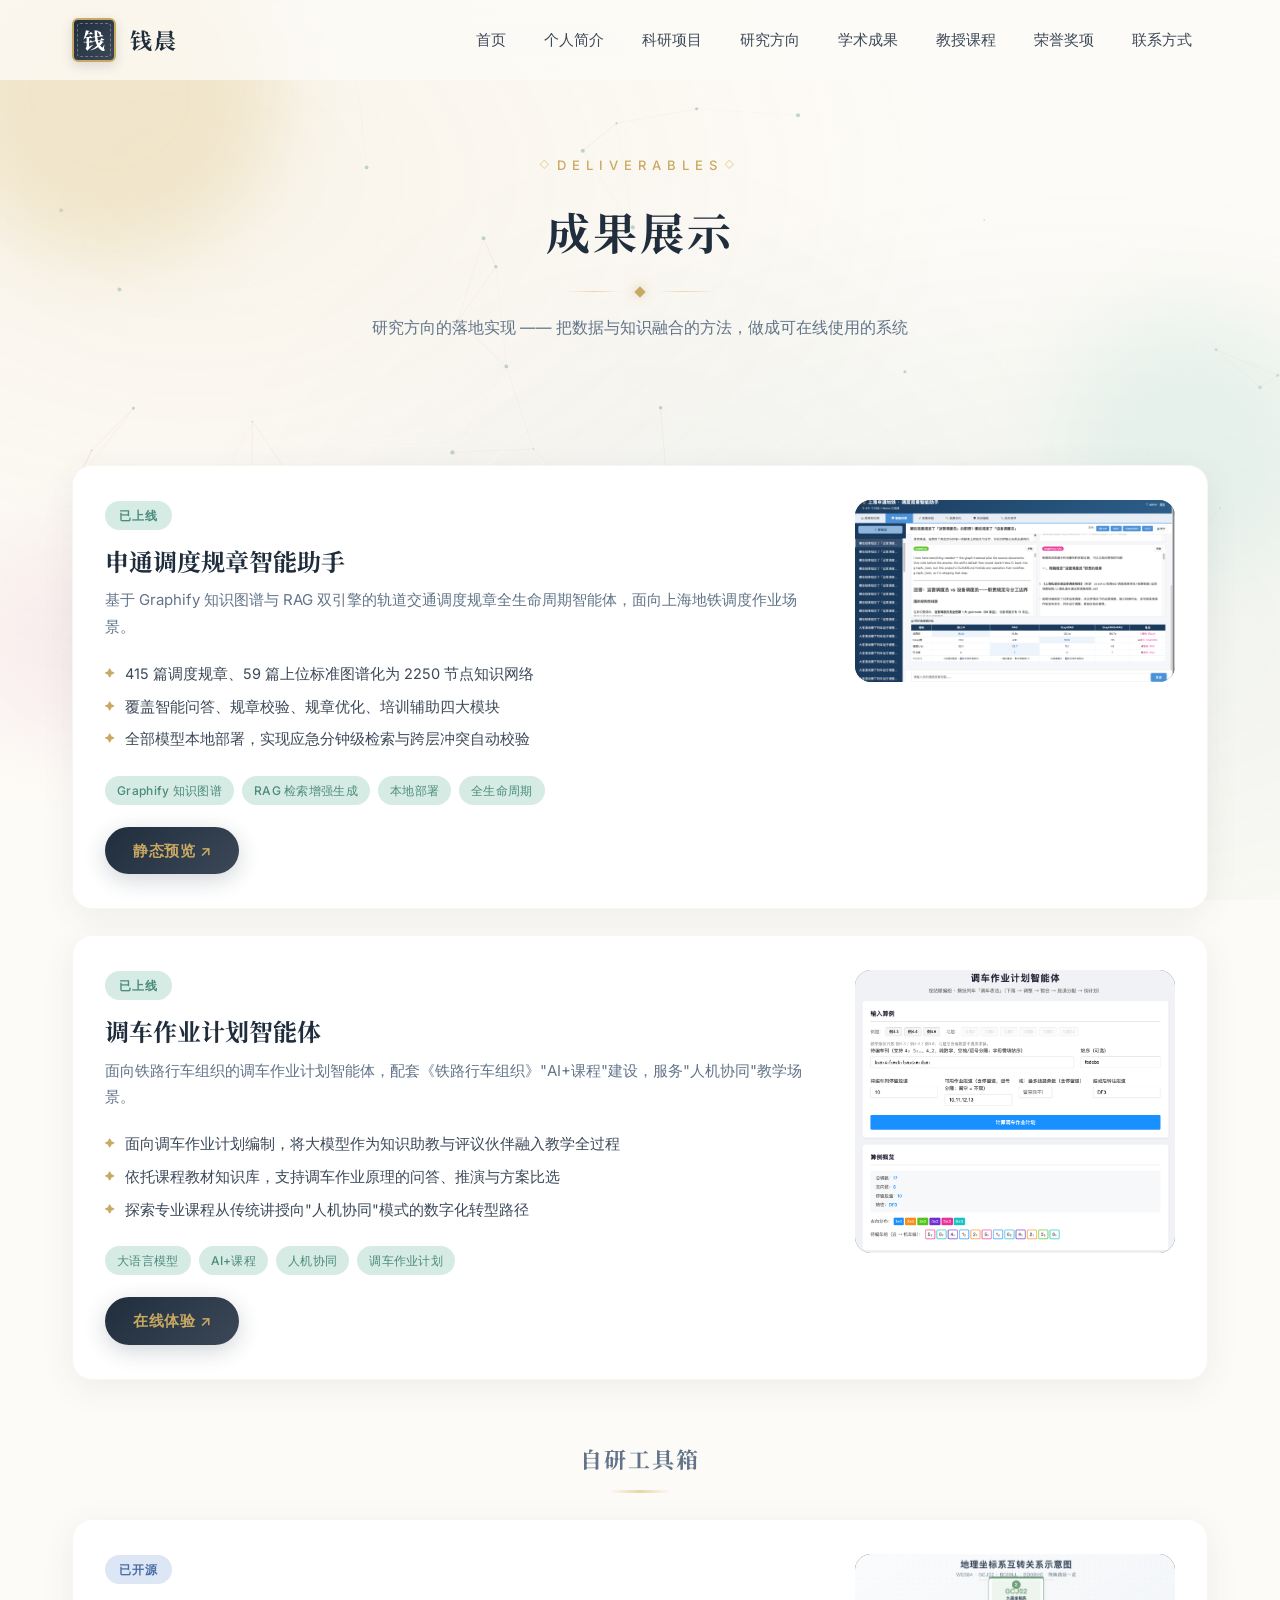
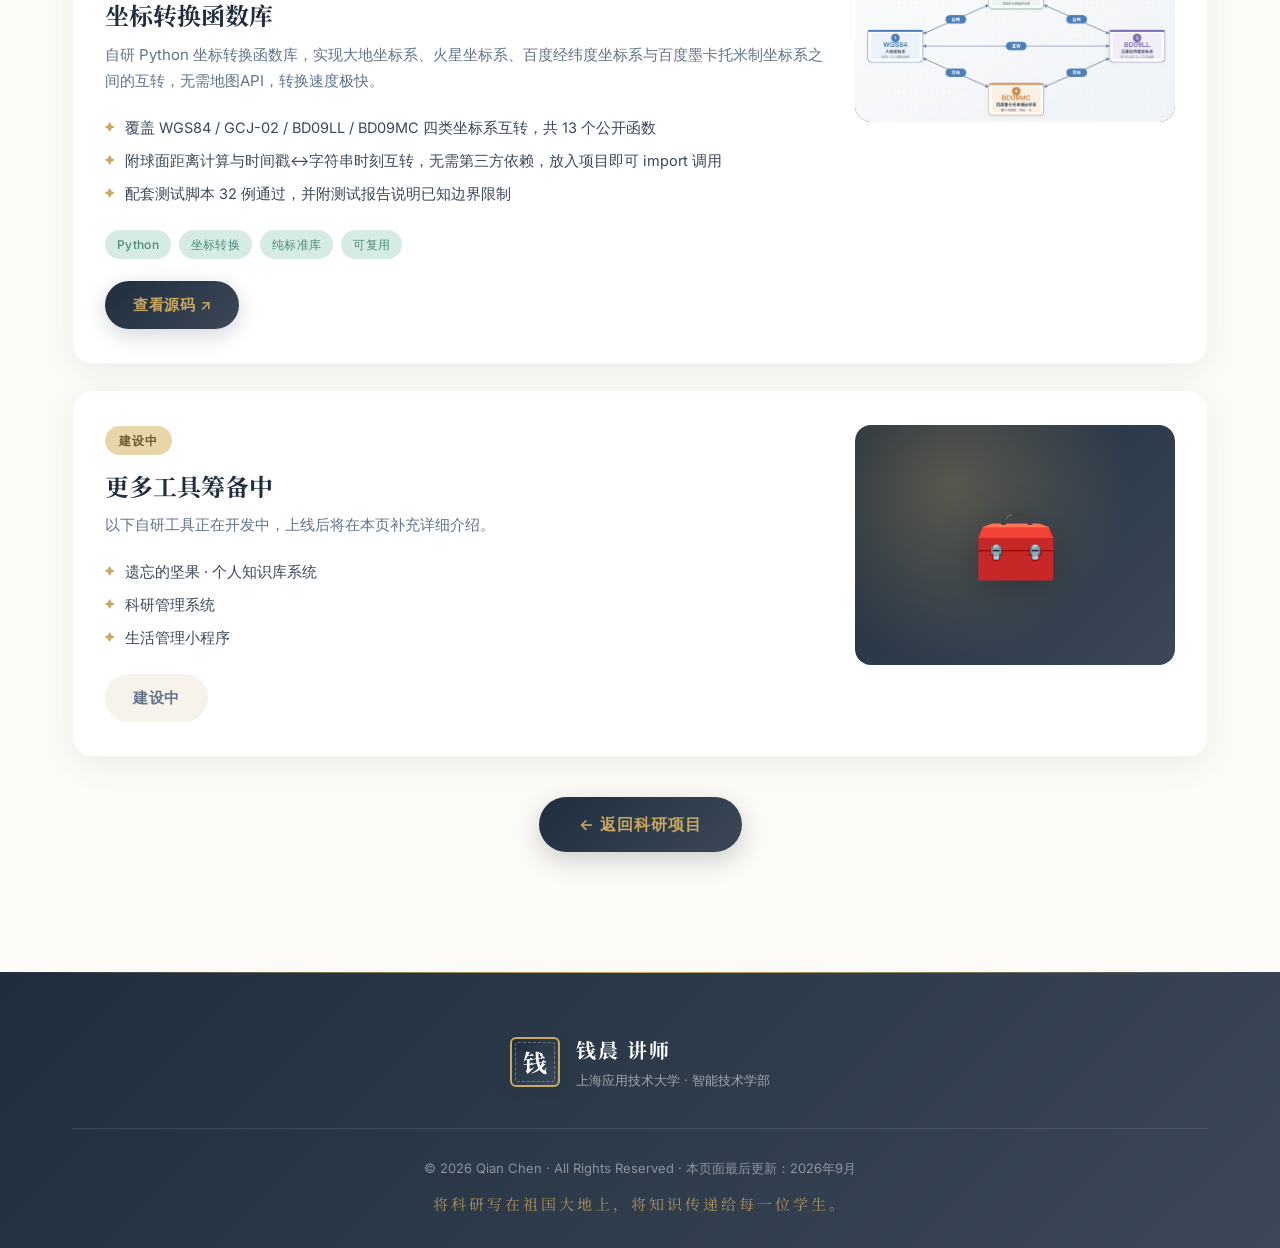
<file: works.html>
<!doctype html>
<html lang="zh-CN">
  <head>
    <meta charset="UTF-8" />
    <meta name="viewport" content="width=device-width, initial-scale=1.0" />
    <title>成果展示 | 钱晨 讲师</title>
    <meta
      name="description"
      content="钱晨的智能体成果展示：申通调度规章智能助手、调车作业计划智能体等已上线系统。"
    />
    <link rel="stylesheet" href="styles.css" />
    <link
      href="https://fonts.googleapis.com/css2?family=Noto+Serif+SC:wght@400;500;600;700&family=Inter:wght@300;400;500;600&display=swap"
      rel="stylesheet"
    />
  </head>
  <body>
    <!-- 背景装饰 -->
    <div class="bg-canvas" id="bgCanvas"></div>
    <div class="bg-particles">
      <span class="particle p1"></span>
      <span class="particle p2"></span>
      <span class="particle p3"></span>
      <span class="particle p4"></span>
      <span class="particle p5"></span>
    </div>

    <!-- 导航（跨页链接指回首页各锚点；本页不设 active） -->
    <nav class="navbar">
      <div class="nav-container">
        <a href="index.html#home" class="brand">
          <span class="brand-seal">钱</span>
          <span class="brand-name">钱晨</span>
        </a>
        <ul class="nav-links" id="navLinks">
          <li><a href="index.html#home">首页</a></li>
          <li><a href="index.html#about">个人简介</a></li>
          <li><a href="index.html#projects">科研项目</a></li>
          <li><a href="index.html#research">研究方向</a></li>
          <li><a href="index.html#publications">学术成果</a></li>
          <li><a href="index.html#courses">教授课程</a></li>
          <li><a href="index.html#awards">荣誉奖项</a></li>
          <li><a href="index.html#contact">联系方式</a></li>
        </ul>
        <div class="nav-toggle" id="navToggle">
          <span></span><span></span><span></span>
        </div>
      </div>
    </nav>

    <!-- 页头 -->
    <section class="works-hero">
      <div class="container">
        <header class="section-header">
          <span class="section-eyebrow">Deliverables</span>
          <h1 class="section-title">成果展示</h1>
          <div class="title-accent">
            <span class="accent-line"></span>
            <span class="accent-diamond"></span>
            <span class="accent-line"></span>
          </div>
          <p class="section-subtitle">
            研究方向的落地实现 —— 把数据与知识融合的方法，做成可在线使用的系统
          </p>
        </header>
      </div>
    </section>

    <!-- 成果列表 -->
    <main class="section works-list">
      <div class="container">
        <!-- 成果 1 -->
        <article id="dispatch" class="work-card hover-card">
          <div class="work-body">
            <span class="work-status work-status-live">已上线</span>
            <h3 class="work-title">申通调度规章智能助手</h3>
            <p class="work-sub">
              基于 Graphify 知识图谱与 RAG 双引擎的轨道交通调度规章全生命周期智能体，面向上海地铁调度作业场景。
            </p>
            <ul class="work-features">
              <li>415 篇调度规章、59 篇上位标准图谱化为 2250 节点知识网络</li>
              <li>覆盖智能问答、规章校验、规章优化、培训辅助四大模块</li>
              <li>全部模型本地部署，实现应急分钟级检索与跨层冲突自动校验</li>
            </ul>
            <div class="work-tags">
              <span>Graphify 知识图谱</span><span>RAG 检索增强生成</span>
              <span>本地部署</span><span>全生命周期</span>
            </div>
            <div class="work-actions">
              <a
                class="work-cta"
                href="https://dickwxyz.github.io/Dispatch-Assistant-Preview/"
                target="_blank"
                rel="noopener"
                >静态预览 ↗</a
              >
            </div>
          </div>
          <div class="work-cover work-cover-jade">
            <!-- <span class="work-cover-fallback">🗂️</span> -->
            <a
              class="work-cover-link"
              href="pic/works/调度规章智能助手.png"
              target="_blank"
              rel="noopener"
            >
              <img
                src="pic/works/调度规章智能助手.png"
                alt="申通调度规章智能助手界面"
              />
            </a>
          </div>
        </article>

        <!-- 成果 2 -->
        <article id="shunting" class="work-card hover-card">
          <div class="work-body">
            <span class="work-status work-status-live">已上线</span>
            <h3 class="work-title">调车作业计划智能体</h3>
            <p class="work-sub">
              面向铁路行车组织的调车作业计划智能体，配套《铁路行车组织》"AI+课程"建设，服务"人机协同"教学场景。
            </p>
            <ul class="work-features">
              <li>面向调车作业计划编制，将大模型作为知识助教与评议伙伴融入教学全过程</li>
              <li>依托课程教材知识库，支持调车作业原理的问答、推演与方案比选</li>
              <li>探索专业课程从传统讲授向"人机协同"模式的数字化转型路径</li>
            </ul>
            <div class="work-tags">
              <span>大语言模型</span><span>AI+课程</span>
              <span>人机协同</span><span>调车作业计划</span>
            </div>
            <div class="work-actions">
              <a
                class="work-cta"
                href="https://app-3rv9.pocketbay.app/"
                target="_blank"
                rel="noopener"
                >在线体验 ↗</a
              >
            </div>
          </div>
          <div class="work-cover work-cover-azure">
            <!-- <span class="work-cover-fallback">🚃</span> -->
            <a
              class="work-cover-link"
              href="pic/works/调车作业计划智能体.png"
              target="_blank"
              rel="noopener"
            >
              <img
                src="pic/works/调车作业计划智能体.png"
                alt="调车作业计划智能体界面"
              />
            </a>
          </div>
        </article>

        <!-- 自研工具箱 -->
        <h3 class="works-subtitle">自研工具箱</h3>

        <article id="coordconv" class="work-card hover-card">
          <div class="work-body">
            <span class="work-status work-status-open">已开源</span>
            <h3 class="work-title">坐标转换函数库</h3>
            <p class="work-sub">
              自研 Python 坐标转换函数库，实现大地坐标系、火星坐标系、百度经纬度坐标系与百度墨卡托米制坐标系之间的互转，无需地图API，转换速度极快。
            </p>
            <ul class="work-features">
              <li>
                覆盖 WGS84 / GCJ-02 / BD09LL / BD09MC 四类坐标系互转，共 13 个公开函数
              </li>
              <li>
                附球面距离计算与时间戳↔字符串时刻互转，无需第三方依赖，放入项目即可 import 调用
              </li>
              <li>配套测试脚本 32 例通过，并附测试报告说明已知边界限制</li>
            </ul>
            <div class="work-tags">
              <span>Python</span><span>坐标转换</span>
              <span>纯标准库</span><span>可复用</span>
            </div>
            <div class="work-actions">
              <a
                class="work-cta"
                href="https://github.com/dickwxyz/CoordinatesConverter"
                target="_blank"
                rel="noopener"
                >查看源码 ↗</a
              >
            </div>
          </div>
          <div class="work-cover">
            <a
              class="work-cover-link"
              href="pic/works/坐标互转示意图.png"
              target="_blank"
              rel="noopener"
            >
              <img src="pic/works/坐标互转示意图.png" alt="坐标互转示意图" />
            </a>
          </div>
        </article>

        <article id="more-tools" class="work-card hover-card">
          <div class="work-body">
            <span class="work-status work-status-building">建设中</span>
            <h3 class="work-title">更多工具筹备中</h3>
            <p class="work-sub">
              以下自研工具正在开发中，上线后将在本页补充详细介绍。
            </p>
            <ul class="work-features">
              <li>遗忘的坚果 · 个人知识库系统</li>
              <li>科研管理系统</li>
              <li>生活管理小程序</li>
            </ul>
            <div class="work-actions">
              <span class="work-cta work-cta-disabled">建设中</span>
            </div>
          </div>
          <div class="work-cover">
            <span class="work-cover-fallback">🧰</span>
          </div>
        </article>

        <div class="works-back">
          <a class="works-more" href="index.html#projects">← 返回科研项目</a>
        </div>
      </div>
    </main>

    <!-- 页脚 -->
    <footer class="footer">
      <div class="container">
        <div class="footer-content">
          <div class="footer-brand">
            <div class="brand-seal">钱</div>
            <div>
              <p class="footer-name">钱晨 讲师</p>
              <p class="footer-sub">上海应用技术大学 · 智能技术学部</p>
            </div>
          </div>
        </div>
        <div class="footer-bottom">
          <p>
            © 2026 Qian Chen · All Rights Reserved · 本页面最后更新：2026年9月
          </p>
          <p class="footer-motif">
            将科研写在祖国大地上，将知识传递给每一位学生。
          </p>
        </div>
      </div>
    </footer>

    <!-- 返回顶部 -->
    <button class="back-top" id="backTop" aria-label="回到顶部">
      <span class="bt-arrow">↑</span>
    </button>

    <script src="script.js"></script>
  </body>
</html>
</file>
<file: styles.css>
/* ============ 全局变量与基础 ============ */
:root {
  --ink: #1f2d3d;
  --ink-soft: #3c4858;
  --ink-light: #627489;
  --cream: #fdfbf7;
  --cream-deep: #f7f3eb;
  --paper: #fffdf7;
  --gold: #c9a961;
  --gold-soft: #e8d6a9;
  --jade: #4a8c7c;
  --jade-light: #8fc1b4;
  --jade-soft: #d6ebe4;
  --azure: #4b6ea8;
  --azure-light: #8da8d0;
  --azure-soft: #dce6f4;
  --rose: #b76e79;
  --rose-light: #d9a5ad;
  --rose-soft: #f4dfe3;
  --shadow-soft: 0 8px 32px rgba(63, 76, 107, 0.08);
  --shadow-hover: 0 16px 48px rgba(63, 76, 107, 0.14);
  --gradient-warm: linear-gradient(135deg, #f7f3eb 0%, #fdfbf7 45%, #faf6ee 100%);
  --gradient-ink: linear-gradient(135deg, #1f2d3d 0%, #3c4858 100%);
  --gradient-gold: linear-gradient(135deg, #c9a961 0%, #e8d6a9 100%);
  --serif: 'Noto Serif SC', 'Songti SC', 'Source Han Serif SC', Georgia, serif;
  --sans: 'Inter', -apple-system, BlinkMacSystemFont, 'PingFang SC', 'Hiragino Sans GB', 'Microsoft YaHei', sans-serif;
}

* { margin: 0; padding: 0; box-sizing: border-box; }

html { scroll-behavior: smooth; }

body {
  font-family: var(--sans);
  color: var(--ink);
  background: var(--cream);
  line-height: 1.75;
  overflow-x: hidden;
  position: relative;
}

.container {
  max-width: 1200px;
  margin: 0 auto;
  padding: 0 32px;
}

.section {
  padding: 110px 0;
  position: relative;
  overflow: hidden;
}

.section-alt {
  background: var(--cream-deep);
}

/* ============ 背景装饰 ============ */
.bg-canvas {
  position: fixed;
  inset: 0;
  z-index: -2;
  background: 
    radial-gradient(ellipse at 15% 20%, rgba(201, 169, 97, 0.08), transparent 50%),
    radial-gradient(ellipse at 85% 70%, rgba(74, 140, 124, 0.07), transparent 50%),
    radial-gradient(ellipse at 50% 100%, rgba(75, 110, 168, 0.06), transparent 60%);
}

.bg-particles {
  position: fixed;
  inset: 0;
  z-index: -1;
  pointer-events: none;
  overflow: hidden;
}

.particle {
  position: absolute;
  border-radius: 50%;
  opacity: 0.5;
  filter: blur(40px);
  animation: drift 18s ease-in-out infinite;
}

.p1 { width: 340px; height: 340px; background: var(--gold-soft); top: -80px; left: -60px; animation-delay: 0s; }
.p2 { width: 260px; height: 260px; background: var(--jade-soft); top: 35%; right: -40px; animation-delay: -4s; }
.p3 { width: 300px; height: 300px; background: var(--azure-soft); bottom: 10%; left: 20%; animation-delay: -8s; }
.p4 { width: 200px; height: 200px; background: var(--rose-soft); top: 60%; left: -30px; animation-delay: -12s; }
.p5 { width: 240px; height: 240px; background: var(--gold-soft); bottom: -60px; right: 10%; animation-delay: -6s; }

@keyframes drift {
  0%, 100% { transform: translate(0, 0) scale(1); }
  33% { transform: translate(30px, -40px) scale(1.08); }
  66% { transform: translate(-25px, 30px) scale(0.94); }
}

/* ============ 导航栏 ============ */
.navbar {
  position: fixed;
  top: 0; left: 0; right: 0;
  z-index: 1000;
  padding: 18px 0;
  transition: all 0.4s cubic-bezier(0.4, 0, 0.2, 1);
  background: rgba(253, 251, 247, 0.75);
  backdrop-filter: blur(14px);
  -webkit-backdrop-filter: blur(14px);
}

.navbar.scrolled {
  padding: 10px 0;
  box-shadow: 0 2px 20px rgba(31, 45, 61, 0.06);
  border-bottom: 1px solid rgba(201, 169, 97, 0.15);
}

.nav-container {
  max-width: 1200px;
  margin: 0 auto;
  padding: 0 32px;
  display: flex;
  justify-content: space-between;
  align-items: center;
}

.brand {
  display: flex;
  align-items: center;
  gap: 14px;
  text-decoration: none;
  color: var(--ink);
}

.brand-seal {
  width: 44px;
  height: 44px;
  display: grid;
  place-items: center;
  font-family: var(--serif);
  font-weight: 700;
  font-size: 22px;
  color: #fff;
  background: var(--gradient-ink);
  border: 2px solid var(--gold);
  border-radius: 6px;
  position: relative;
  box-shadow: 0 4px 12px rgba(31, 45, 61, 0.15);
  transition: transform 0.3s;
}

.brand-seal::before {
  content: '';
  position: absolute;
  inset: 3px;
  border: 1px dashed rgba(255, 255, 255, 0.3);
  border-radius: 3px;
}

.brand:hover .brand-seal { transform: rotate(-6deg) scale(1.05); }

.brand-name {
  font-family: var(--serif);
  font-size: 22px;
  font-weight: 700;
  letter-spacing: 2px;
}

.nav-links {
  display: flex;
  gap: 6px;
  list-style: none;
}

.nav-links a {
  display: block;
  padding: 8px 16px;
  font-size: 14.5px;
  font-weight: 500;
  color: var(--ink-soft);
  text-decoration: none;
  border-radius: 8px;
  position: relative;
  transition: all 0.3s;
}

.nav-links a::after {
  content: '';
  position: absolute;
  left: 50%;
  bottom: 2px;
  width: 0;
  height: 2px;
  background: var(--gradient-gold);
  transition: all 0.3s;
  transform: translateX(-50%);
  border-radius: 2px;
}

.nav-links a:hover { color: var(--ink); }
.nav-links a:hover::after { width: 60%; }
.nav-links a.active {
  color: var(--ink);
  background: rgba(201, 169, 97, 0.1);
}
.nav-links a.active::after { width: 60%; }

.nav-toggle {
  display: none;
  flex-direction: column;
  gap: 5px;
  cursor: pointer;
  padding: 8px;
}
.nav-toggle span {
  width: 24px; height: 2px;
  background: var(--ink);
  border-radius: 2px;
  transition: all 0.3s;
}

/* ============ 英雄区 ============ */
.hero {
  min-height: 100vh;
  padding: 140px 0 80px;
  display: flex;
  align-items: center;
  position: relative;
}

.hero-wave {
  position: absolute;
  top: 0; left: 0; right: 0; bottom: 0;
  background: var(--gradient-warm);
  z-index: -1;
}

.hero-wave::after {
  content: '';
  position: absolute;
  bottom: 0; left: 0; right: 0;
  height: 180px;
  background: url("data:image/svg+xml,%3Csvg xmlns='http://www.w3.org/2000/svg' viewBox='0 0 1440 320' preserveAspectRatio='none'%3E%3Cpath fill='%23f7f3eb' fill-opacity='1' d='M0,160L48,170.7C96,181,192,203,288,186.7C384,171,480,117,576,112C672,107,768,149,864,170.7C960,192,1056,192,1152,176C1248,160,1344,128,1392,112L1440,96L1440,320L1392,320C1344,320,1248,320,1152,320C1056,320,960,320,864,320C768,320,672,320,576,320C480,320,384,320,288,320C192,320,96,320,48,320L0,320Z'/%3E%3C/svg%3E");
  background-size: cover;
  background-position: bottom;
}

.hero-content {
  max-width: 1200px;
  margin: 0 auto;
  padding: 0 32px;
  display: grid;
  grid-template-columns: 380px 1fr;
  gap: 80px;
  align-items: center;
}

.hero-portrait {
  position: relative;
  justify-self: center;
}

.portrait-frame {
  position: relative;
  width: 340px;
  height: 420px;
  padding: 14px;
  background: #fff;
  border-radius: 4px;
  box-shadow: var(--shadow-hover);
  transform: rotate(-2deg);
  transition: transform 0.5s cubic-bezier(0.4, 0, 0.2, 1);
}

.portrait-frame:hover { transform: rotate(0deg) scale(1.02); }

.portrait-frame::before {
  content: '';
  position: absolute;
  inset: 8px;
  border: 1px solid var(--gold-soft);
  border-radius: 2px;
  pointer-events: none;
}

.frame-corner {
  position: absolute;
  width: 28px;
  height: 28px;
  border: 2px solid var(--gold);
}
.frame-corner.tl { top: 6px; left: 6px; border-right: none; border-bottom: none; }
.frame-corner.tr { top: 6px; right: 6px; border-left: none; border-bottom: none; }
.frame-corner.bl { bottom: 6px; left: 6px; border-right: none; border-top: none; }
.frame-corner.br { bottom: 6px; right: 6px; border-left: none; border-top: none; }

.portrait-img {
  width: 100%;
  height: 100%;
  object-fit: cover;
  border-radius: 2px;
  display: block;
}

.portrait-deco {
  position: absolute;
  inset: -40px;
  pointer-events: none;
}
.deco-leaf {
  position: absolute;
  font-size: 32px;
  opacity: 0.7;
  animation: float-deco 6s ease-in-out infinite;
}
.l1 { top: -10px; left: -30px; animation-delay: 0s; transform: rotate(-15deg); }
.l2 { top: 10%; right: -40px; animation-delay: -1.5s; font-size: 36px; transform: rotate(10deg); }
.l3 { bottom: 15%; left: -35px; animation-delay: -3s; font-size: 26px; }
.l4 { bottom: -20px; right: -20px; animation-delay: -4.5s; transform: rotate(20deg); }

@keyframes float-deco {
  0%, 100% { transform: translateY(0) rotate(var(--r, 0deg)); }
  50% { transform: translateY(-10px) rotate(calc(var(--r, 0deg) + 5deg)); }
}

.hero-greet {
  margin-bottom: 20px;
  font-family: var(--serif);
  font-size: 22px;
  font-weight: 500;
}

.ink-underline {
  position: relative;
  display: inline-block;
  padding: 0 8px;
  letter-spacing: 4px;
  color: var(--ink);
}

.ink-underline::after {
  content: '';
  position: absolute;
  left: 0; bottom: -4px;
  width: 100%;
  height: 10px;
  background: url("data:image/svg+xml,%3Csvg xmlns='http://www.w3.org/2000/svg' viewBox='0 0 200 10' preserveAspectRatio='none'%3E%3Cpath d='M0 5 Q 50 0 100 5 T 200 5' stroke='%23c9a961' stroke-width='3' fill='none' stroke-linecap='round'/%3E%3C/svg%3E");
  background-size: 100% 100%;
  opacity: 0.6;
}

.hero-name {
  font-family: var(--serif);
  font-size: clamp(56px, 8vw, 92px);
  font-weight: 700;
  letter-spacing: 14px;
  line-height: 1.1;
  margin-bottom: 28px;
  color: var(--ink);
}

.hero-name .char {
  display: inline-block;
  animation: name-rise 1s cubic-bezier(0.34, 1.56, 0.64, 1) both;
  background: linear-gradient(180deg, var(--ink) 0%, var(--ink-soft) 60%, var(--gold) 140%);
  -webkit-background-clip: text;
  background-clip: text;
  -webkit-text-fill-color: transparent;
}
.hero-name .char:nth-child(1) { animation-delay: 0.15s; }
.hero-name .char:nth-child(2) { animation-delay: 0.30s; }
.hero-name .char:nth-child(3) { animation-delay: 0.45s; }

@keyframes name-rise {
  from { opacity: 0; transform: translateY(40px) rotate(-8deg); filter: blur(6px); }
  to { opacity: 1; transform: translateY(0) rotate(0); filter: blur(0); }
}

.hero-titles {
  display: grid;
  grid-template-columns: repeat(2, max-content);
  gap: 12px;
  margin-bottom: 32px;
}

.title-pill {
  display: inline-flex;
  align-items: center;
  justify-content: center;
  padding: 10px 22px;
  border-radius: 12px;
  font-size: 14.5px;
  font-weight: 600;
  letter-spacing: 0.5px;
  animation: pill-in 0.8s ease both;
}
.pill-primary { animation-delay: 0.6s; background: rgba(31, 45, 61, 0.1); color: var(--ink); border: 1px solid rgba(31, 45, 61, 0.14); box-shadow: 0 2px 8px rgba(31, 45, 61, 0.08); }
.pill-gold { animation-delay: 0.65s; background: var(--gold-soft); color: #6e5930; border: 1px solid rgba(201, 169, 97, 0.4); box-shadow: 0 2px 8px rgba(201, 169, 97, 0.18); }
.pill-secondary { animation-delay: 0.7s; background: var(--jade-soft); color: var(--jade); border: 1px solid rgba(74, 140, 124, 0.35); box-shadow: 0 2px 8px rgba(74, 140, 124, 0.15); }
.pill-accent { animation-delay: 0.8s; background: var(--azure-soft); color: var(--azure); border: 1px solid rgba(75, 110, 168, 0.35); box-shadow: 0 2px 8px rgba(75, 110, 168, 0.15); }

@keyframes pill-in {
  from { opacity: 0; transform: translateY(14px) scale(0.94); }
  to { opacity: 1; transform: translateY(0) scale(1); }
}

.hero-quote {
  font-family: var(--serif);
  font-size: 17px;
  color: var(--ink-soft);
  font-style: italic;
  padding-left: 20px;
  border-left: 3px solid var(--gold);
  margin-bottom: 36px;
  max-width: 540px;
  animation: fade-up 1s 0.9s ease both;
}
.hero-quote cite {
  display: block;
  margin-top: 8px;
  font-size: 14px;
  color: var(--ink-light);
  font-style: normal;
  letter-spacing: 1px;
}

.hero-quick-info {
  display: flex;
  flex-wrap: wrap;
  gap: 12px;
  animation: fade-up 1s 1s ease both;
}

.info-chip {
  display: inline-flex;
  align-items: center;
  gap: 8px;
  padding: 10px 16px;
  background: rgba(255, 255, 255, 0.7);
  border: 1px solid rgba(201, 169, 97, 0.25);
  border-radius: 12px;
  font-size: 14px;
  color: var(--ink-soft);
  transition: all 0.3s;
}
.info-chip:hover {
  background: #fff;
  transform: translateY(-2px);
  box-shadow: var(--shadow-soft);
  border-color: var(--gold-soft);
}
.chip-icon { font-size: 16px; }

@keyframes fade-up {
  from { opacity: 0; transform: translateY(20px); }
  to { opacity: 1; transform: translateY(0); }
}

.scroll-hint {
  position: absolute;
  bottom: 40px; left: 50%;
  transform: translateX(-50%);
  display: flex;
  flex-direction: column;
  align-items: center;
  gap: 10px;
  text-decoration: none;
  color: var(--ink-light);
  font-size: 13px;
  letter-spacing: 2px;
}
.scroll-line {
  width: 1px;
  height: 50px;
  background: linear-gradient(180deg, var(--gold), transparent);
  position: relative;
  overflow: hidden;
}
.scroll-line::after {
  content: '';
  position: absolute;
  top: -50%; left: 0;
  width: 100%; height: 50%;
  background: var(--ink);
  animation: scroll-drop 2s ease-in-out infinite;
}
@keyframes scroll-drop {
  0% { top: -50%; }
  100% { top: 100%; }
}

/* ============ Section Header ============ */
.section-header {
  text-align: center;
  margin-bottom: 70px;
}
.section-eyebrow {
  display: inline-block;
  font-size: 13px;
  letter-spacing: 6px;
  text-transform: uppercase;
  color: var(--gold);
  font-weight: 500;
  margin-bottom: 16px;
  position: relative;
  padding: 0 18px;
}
.section-eyebrow::before,
.section-eyebrow::after {
  content: '◇';
  position: absolute;
  top: 50%;
  transform: translateY(-50%);
  color: var(--gold-soft);
  font-size: 10px;
}
.section-eyebrow::before { left: 0; }
.section-eyebrow::after { right: 0; }

.section-title {
  font-family: var(--serif);
  font-size: clamp(32px, 5vw, 44px);
  font-weight: 700;
  letter-spacing: 3px;
  color: var(--ink);
  margin-bottom: 18px;
}

.title-accent {
  display: flex;
  align-items: center;
  justify-content: center;
  gap: 14px;
  margin-top: 10px;
}
.accent-line {
  width: 56px;
  height: 1px;
  background: linear-gradient(90deg, transparent, var(--gold-soft), transparent);
}
.accent-diamond {
  width: 8px; height: 8px;
  background: var(--gold);
  transform: rotate(45deg);
  box-shadow: 0 0 12px rgba(201, 169, 97, 0.5);
}

.section-subtitle {
  margin-top: 18px;
  font-size: 15.5px;
  color: var(--ink-light);
  max-width: 600px;
  margin-left: auto;
  margin-right: auto;
}

.link-underline {
  color: var(--jade);
  text-decoration: none;
  border-bottom: 1px dashed var(--jade-light);
  transition: all 0.3s;
}
.link-underline:hover {
  color: var(--ink);
  border-bottom-color: var(--gold);
}

/* ============ 关于我 ============ */
.about-grid {
  display: grid;
  grid-template-columns: 1.4fr 1fr;
  gap: 60px;
  align-items: start;
}

.about-biography p {
  font-size: 16px;
  color: var(--ink-soft);
  margin-bottom: 22px;
  text-indent: 2em;
  text-align: justify;
}

.about-biography strong {
  color: var(--ink);
  font-weight: 600;
}
.about-biography em {
  font-family: 'Georgia', serif;
  font-style: italic;
  color: var(--azure);
  letter-spacing: 0.5px;
}

.hl-highlight {
  background: linear-gradient(180deg, transparent 65%, rgba(201, 169, 97, 0.25) 65%);
  padding: 0 4px;
  border-radius: 2px;
  color: var(--ink);
  font-weight: 600;
}

.about-stats {
  display: grid;
  grid-template-columns: 1fr 1fr;
  gap: 16px;
}

.stat-card {
  background: #fff;
  border-radius: 18px;
  padding: 22px 18px;
  display: flex;
  align-items: center;
  gap: 14px;
  box-shadow: var(--shadow-soft);
  border: 1px solid rgba(201, 169, 97, 0.1);
  transition: all 0.4s cubic-bezier(0.34, 1.56, 0.64, 1);
  position: relative;
  overflow: hidden;
}

.stat-card::before {
  content: '';
  position: absolute;
  top: 0; left: 0;
  width: 4px; height: 100%;
  border-radius: 0 4px 4px 0;
  transition: width 0.3s;
}
.stat-1::before { background: var(--gold); }
.stat-2::before { background: var(--jade); }
.stat-3::before { background: var(--azure); }
.stat-4::before { background: var(--rose); }
.stat-5::before { background: var(--gold); }
.stat-6::before { background: var(--jade); }

.stat-card:hover {
  transform: translateY(-4px);
  box-shadow: var(--shadow-hover);
}
.stat-card:hover::before { width: 6px; }

.stat-icon {
  font-size: 30px;
  width: 54px;
  height: 54px;
  display: grid;
  place-items: center;
  border-radius: 14px;
  background: var(--cream-deep);
  flex-shrink: 0;
}

.stat-body {
  display: flex;
  flex-wrap: wrap;
  align-items: baseline;
}
.stat-num {
  font-family: var(--serif);
  font-size: 30px;
  font-weight: 700;
  line-height: 1.1;
  color: var(--ink);
  white-space: nowrap;
}
.stat-suffix {
  font-size: 16px;
  color: var(--gold);
  font-weight: 600;
  margin-left: 2px;
  white-space: nowrap;
}
.stat-label {
  flex-basis: 100%;
  font-size: 13px;
  color: var(--ink-light);
  margin-top: 4px;
  letter-spacing: 0.5px;
}

/* ============ 教育经历 时间轴 ============ */
.timeline {
  position: relative;
  max-width: 1060px;
  margin: 0 auto;
  padding: 20px 0;
}

.timeline-line {
  position: absolute;
  top: 0; bottom: 0;
  left: 50%;
  transform: translateX(-50%);
  width: 2px;
  background: linear-gradient(180deg, transparent, var(--gold-soft) 10%, var(--gold) 50%, var(--gold-soft) 90%, transparent);
}

.timeline-item {
  position: relative;
  width: 50%;
  padding: 20px 28px;
  margin-bottom: 30px;
}
.timeline-item.left { left: 0; text-align: right; }
.timeline-item.right { left: 50%; text-align: left; }

.timeline-dot {
  position: absolute;
  top: 32px;
  width: 18px;
  height: 18px;
  background: #fff;
  border: 3px solid var(--gold);
  border-radius: 50%;
  box-shadow: 0 0 0 4px rgba(201, 169, 97, 0.15);
  z-index: 2;
}
.timeline-item.left .timeline-dot { right: -9px; }
.timeline-item.right .timeline-dot { left: -9px; }

.timeline-card {
  background: #fff;
  padding: 24px 28px;
  border-radius: 16px;
  box-shadow: var(--shadow-soft);
  border: 1px solid rgba(201, 169, 97, 0.12);
  transition: all 0.4s;
  position: relative;
  display: flex;
  flex-direction: column;
  min-height: 252px;
}
.timeline-card:hover {
  transform: translateY(-3px);
  box-shadow: var(--shadow-hover);
}
.timeline-item.left .timeline-card::after {
  content: '';
  position: absolute;
  top: 32px; right: -8px;
  width: 16px; height: 16px;
  background: #fff;
  transform: rotate(45deg);
  border-top: 1px solid rgba(201, 169, 97, 0.12);
  border-right: 1px solid rgba(201, 169, 97, 0.12);
}
.timeline-item.right .timeline-card::after {
  content: '';
  position: absolute;
  top: 32px; left: -8px;
  width: 16px; height: 16px;
  background: #fff;
  transform: rotate(45deg);
  border-bottom: 1px solid rgba(201, 169, 97, 0.12);
  border-left: 1px solid rgba(201, 169, 97, 0.12);
}

.timeline-date {
  display: inline-block;
  font-size: 13px;
  color: var(--gold);
  font-weight: 600;
  letter-spacing: 1px;
  margin-bottom: 10px;
  padding: 3px 12px;
  background: rgba(201, 169, 97, 0.1);
  border-radius: 100px;
}

.timeline-title {
  font-family: var(--serif);
  font-size: 20px;
  font-weight: 700;
  color: var(--ink);
  margin-bottom: 6px;
}
.timeline-title a {
  color: inherit;
  text-decoration: none;
  border-bottom: 1px dashed transparent;
  transition: all 0.3s;
}
.timeline-title a:hover {
  color: var(--jade);
  border-bottom-color: var(--jade-light);
}

.timeline-school {
  font-size: 15px;
  color: var(--jade);
  font-weight: 500;
  margin-bottom: 12px;
}

.timeline-detail {
  list-style: none;
  padding: 0;
  margin-top: auto;
}
.timeline-detail li {
  font-size: 14px;
  color: var(--ink-soft);
  padding: 4px 0;
  position: relative;
  padding-left: 18px;
  white-space: nowrap;
}
.timeline-item.left .timeline-detail li {
  padding-left: 0;
  padding-right: 18px;
}
.timeline-detail li::before {
  content: '✦';
  position: absolute;
  top: 6px;
  left: 0;
  color: var(--gold);
  font-size: 10px;
}
.timeline-item.left .timeline-detail li::before { left: auto; right: 0; }

/* ============ 研究领域 ============ */
.research-grid {
  display: grid;
  grid-template-columns: repeat(auto-fit, minmax(310px, 1fr));
  gap: 26px;
}

.research-card {
  background: #fff;
  padding: 34px 28px;
  border-radius: 20px;
  border: 1px solid rgba(201, 169, 97, 0.1);
  position: relative;
  overflow: hidden;
  display: flex;
  flex-direction: column;
  transition: all 0.5s cubic-bezier(0.34, 1.56, 0.64, 1);
  animation: stagger-in 0.7s ease both;
  animation-delay: calc(var(--i, 1) * 0.08s);
}

@keyframes stagger-in {
  from { opacity: 0; transform: translateY(30px) scale(0.96); }
  to { opacity: 1; transform: translateY(0) scale(1); }
}

.research-card::after {
  content: '';
  position: absolute;
  top: -50%; right: -50%;
  width: 200px; height: 200px;
  background: radial-gradient(circle, var(--jade-soft), transparent 70%);
  opacity: 0;
  transition: all 0.5s;
  pointer-events: none;
}
.research-card:hover {
  transform: translateY(-8px);
  box-shadow: var(--shadow-hover);
  border-color: var(--gold-soft);
}
.research-card:hover::after { opacity: 1; top: -30%; right: -30%; }

.rc-icon {
  font-size: 42px;
  margin-bottom: 18px;
  display: inline-block;
  transition: transform 0.4s cubic-bezier(0.34, 1.56, 0.64, 1);
}
.research-card:hover .rc-icon { transform: scale(1.15) rotate(-8deg); }

.rc-title {
  font-family: var(--serif);
  font-size: 22px;
  font-weight: 700;
  margin-bottom: 12px;
  color: var(--ink);
}
.rc-desc {
  font-size: 14.5px;
  color: var(--ink-soft);
  margin-bottom: 18px;
  line-height: 1.7;
}
.rc-tags {
  display: flex;
  flex-wrap: wrap;
  gap: 8px;
  margin-top: auto;
}
.rc-tags span {
  padding: 4px 12px;
  font-size: 12px;
  color: var(--jade);
  background: var(--jade-soft);
  border-radius: 100px;
  font-weight: 500;
  letter-spacing: 0.3px;
}

/* ============ 论文 ============ */
.paper-list {
  display: flex;
  flex-direction: column;
  gap: 18px;
  max-width: 1000px;
  margin: 0 auto;
}

.paper-item {
  display: grid;
  grid-template-columns: 90px 1fr;
  gap: 28px;
  background: #fff;
  padding: 28px 32px;
  border-radius: 18px;
  border-left: 4px solid transparent;
  box-shadow: var(--shadow-soft);
  transition: all 0.4s;
  align-items: start;
}
.paper-item:hover {
  transform: translateX(4px);
  box-shadow: var(--shadow-hover);
  border-left-color: var(--gold);
}

.paper-year {
  font-family: var(--serif);
  font-size: 32px;
  font-weight: 700;
  color: var(--gold);
  line-height: 1;
  padding-top: 6px;
  letter-spacing: -1px;
}

.paper-venue {
  display: inline-block;
  font-size: 12px;
  font-weight: 700;
  padding: 4px 10px;
  border-radius: 6px;
  margin-bottom: 12px;
  letter-spacing: 0.5px;
}
.venue-a { background: rgba(183, 110, 121, 0.12); color: var(--rose); }
.venue-b { background: rgba(75, 110, 168, 0.12); color: var(--azure); }
.venue-journal { background: rgba(74, 140, 124, 0.12); color: var(--jade); }

.paper-title {
  font-size: 18px;
  font-weight: 600;
  color: var(--ink);
  margin-bottom: 10px;
  line-height: 1.5;
  transition: color 0.3s;
}
.paper-item:hover .paper-title { color: var(--gold); }

.paper-authors {
  font-size: 14px;
  color: var(--ink-light);
  margin-bottom: 12px;
}
.paper-authors strong {
  color: var(--ink-soft);
  font-weight: 600;
  position: relative;
}

.paper-tags {
  display: flex;
  flex-wrap: wrap;
  gap: 8px;
}
.tag-pill {
  display: inline-block;
  padding: 3px 12px;
  font-size: 12px;
  background: rgba(201, 169, 97, 0.14);
  color: #8a7040;
  border-radius: 100px;
  font-weight: 500;
}
.tag-pill.tag-alt {
  background: rgba(31, 45, 61, 0.06);
  color: var(--ink-soft);
}
.tag-pill.tag-spot {
  background: rgba(201, 169, 97, 0.2);
  color: #6e5930;
}
.tag-pill.tag-hot {
  background: linear-gradient(135deg, rgba(183, 110, 121, 0.15), rgba(201, 169, 97, 0.15));
  color: var(--rose);
  font-weight: 600;
}
.tag-pill.tag-source {
  background: rgba(201, 169, 97, 0.16);
  color: #8a7040;
}
.tag-pill.tag-date {
  background: rgba(31, 45, 61, 0.08);
  color: var(--ink-soft);
}

/* ============ 教授课程 ============ */
.courses-grid {
  display: grid;
  grid-template-columns: repeat(auto-fit, minmax(320px, 1fr));
  gap: 26px;
}

.course-card {
  background: #fff;
  padding: 30px 28px;
  border-radius: 20px;
  box-shadow: var(--shadow-soft);
  position: relative;
  transition: all 0.45s cubic-bezier(0.34, 1.56, 0.64, 1);
  overflow: hidden;
}
.course-card::before {
  content: '';
  position: absolute;
  top: 0; left: 0; right: 0;
  height: 5px;
}
.course-undergrad::before { background: linear-gradient(90deg, var(--jade), var(--jade-light)); }
.course-grad::before { background: linear-gradient(90deg, var(--azure), var(--azure-light)); }
.course-seminar::before { background: linear-gradient(90deg, var(--rose), var(--rose-light)); }

.course-card:hover {
  transform: translateY(-8px) rotate(-0.3deg);
  box-shadow: var(--shadow-hover);
}

.course-level {
  display: inline-block;
  padding: 4px 14px;
  font-size: 12px;
  font-weight: 600;
  border-radius: 100px;
  margin-bottom: 18px;
  letter-spacing: 1px;
}
.level-ug { background: var(--jade-soft); color: var(--jade); }
.level-g { background: var(--azure-soft); color: var(--azure); }
.level-s { background: var(--rose-soft); color: var(--rose); }
.course-undergrad .course-level { background: var(--jade-soft); color: var(--jade); }

.course-name {
  font-family: var(--serif);
  font-size: 21px;
  font-weight: 700;
  color: var(--ink);
  margin-bottom: 16px;
  line-height: 1.4;
}

.course-meta {
  display: flex;
  flex-wrap: wrap;
  gap: 8px;
  margin-bottom: 18px;
}
.meta-item {
  font-size: 12.5px;
  padding: 4px 10px;
  background: var(--cream-deep);
  color: var(--ink-soft);
  border-radius: 8px;
}

.course-desc {
  font-size: 14.5px;
  color: var(--ink-light);
  line-height: 1.75;
  margin-bottom: 20px;
}

.course-rating {
  display: flex;
  align-items: center;
  gap: 10px;
  padding-top: 18px;
  border-top: 1px dashed var(--gold-soft);
}
.rating-stars {
  color: var(--gold);
  font-size: 15px;
  letter-spacing: 2px;
}
.rating-score {
  font-size: 13px;
  color: var(--ink-light);
  font-weight: 500;
}

.courses-subtitle,
.works-subtitle {
  font-family: var(--serif);
  font-size: 22px;
  font-weight: 700;
  color: var(--ink-light);
  text-align: center;
  letter-spacing: 2px;
  margin: 60px 0 26px;
}
.courses-subtitle::after,
.works-subtitle::after {
  content: '';
  display: block;
  width: 60px;
  height: 3px;
  background: linear-gradient(90deg, transparent, var(--gold-soft), transparent);
  margin: 12px auto 0;
}
.courses-subtitle-first {
  margin-top: 0;
}
.course-single {
  grid-column: 1 / -1;
  justify-self: center;
  width: min(340px, 100%);
}
.course-card.course-past {
  background: #f1efe8;
  border: 1px solid rgba(31, 45, 61, 0.08);
  box-shadow: none;
}
.course-card.course-past::before {
  background: linear-gradient(90deg, #bfc2c4, #d4d7da);
}
.course-card.course-past .course-level {
  background: #e3e0d9;
  color: #8b877e;
}
.course-card.course-past .course-name {
  color: var(--ink-soft);
}
.course-card.course-past .course-desc {
  color: var(--ink-light);
}
.course-card.course-past .meta-item {
  background: #e9e6df;
  color: #8b877e;
}

/* ============ 荣誉奖项 ============ */
.awards-grid {
  display: grid;
  grid-template-columns: repeat(auto-fit, minmax(290px, 1fr));
  gap: 18px;
  max-width: 1050px;
  margin: 0 auto;
}

.award-item {
  display: grid;
  grid-template-columns: 70px 1fr;
  gap: 16px;
  background: #fff;
  padding: 22px 22px;
  border-radius: 16px;
  box-shadow: var(--shadow-soft);
  transition: all 0.4s;
  align-items: start;
}
.award-item:hover {
  transform: translateY(-4px) rotate(-0.5deg);
  box-shadow: var(--shadow-hover);
}

.award-year {
  font-family: var(--serif);
  font-size: 26px;
  font-weight: 700;
  color: var(--gold);
  line-height: 1;
  padding-top: 8px;
  text-align: center;
  border-right: 2px dashed var(--gold-soft);
  padding-right: 14px;
}

.award-content {
  padding-left: 4px;
}
.award-icon {
  font-size: 24px;
  margin-bottom: 6px;
  display: inline-block;
  transition: transform 0.4s cubic-bezier(0.34, 1.56, 0.64, 1);
}
.award-item:hover .award-icon { transform: scale(1.2) rotate(15deg); }

.award-content h4 {
  font-size: 16px;
  font-weight: 600;
  color: var(--ink);
  margin-bottom: 4px;
  line-height: 1.5;
}
.award-content p {
  font-size: 13.5px;
  color: var(--ink-light);
}

/* ============ AI 团队 ============ */
.team-grid {
  display: grid;
  grid-template-columns: repeat(3, 1fr);
  gap: 22px;
  max-width: 1000px;
  margin: 0 auto;
}
.team-card {
  background: #fff;
  border-radius: 18px;
  padding: 28px 18px 24px;
  text-align: center;
  border: 1px solid rgba(201, 169, 97, 0.1);
  box-shadow: var(--shadow-soft);
  transition: all 0.4s cubic-bezier(0.34, 1.56, 0.64, 1);
  position: relative;
}
.team-card:hover {
  transform: translateY(-6px);
  box-shadow: var(--shadow-hover);
  border-color: var(--gold-soft);
}
.team-avatar {
  width: 64px;
  height: 64px;
  margin: 0 auto 16px;
  border-radius: 50%;
  display: grid;
  place-items: center;
  font-family: var(--serif);
  font-size: 26px;
  font-weight: 700;
  color: #fff;
  background: var(--tc, #4a8c7c);
  box-shadow: 0 6px 16px rgba(63, 76, 107, 0.16);
  transition: transform 0.4s cubic-bezier(0.34, 1.56, 0.64, 1);
}
.team-card:hover .team-avatar {
  transform: scale(1.08) rotate(-6deg);
}
.team-name {
  font-family: var(--serif);
  font-size: 19px;
  font-weight: 700;
  color: var(--ink);
  margin-bottom: 8px;
}
.team-role {
  display: inline-block;
  padding: 4px 14px;
  font-size: 12.5px;
  border-radius: 100px;
  background: var(--cream-deep);
  color: var(--ink-soft);
  font-weight: 500;
  letter-spacing: 1px;
}
.team-card-me {
  border: 2px solid var(--gold);
  background: linear-gradient(180deg, rgba(201, 169, 97, 0.08), #fff 45%);
}
.team-card-me .team-avatar {
  background: var(--gradient-gold);
  color: #4a3d1e;
}
.me-badge {
  position: absolute;
  top: 12px;
  right: 12px;
  font-size: 11px;
  font-weight: 600;
  padding: 2px 10px;
  border-radius: 100px;
  background: var(--gold);
  color: #4a3d1e;
  letter-spacing: 1px;
}

/* ============ 联系方式 ============ */
.contact-wrapper {
  display: grid;
  grid-template-columns: 1fr;
  gap: 40px;
  align-items: start;
  max-width: 1000px;
  margin: 0 auto;
}

.contact-cols {
  display: grid;
  grid-template-columns: repeat(3, 1fr);
  gap: 20px;
}

.contact-card {
  background: #fff;
  padding: 28px 24px;
  border-radius: 18px;
  text-align: center;
  box-shadow: var(--shadow-soft);
  border: 1px solid rgba(201, 169, 97, 0.1);
  transition: all 0.4s cubic-bezier(0.34, 1.56, 0.64, 1);
  position: relative;
  overflow: hidden;
}
.contact-card::after {
  content: '';
  position: absolute;
  bottom: 0; left: 50%;
  transform: translateX(-50%);
  width: 60%;
  height: 3px;
  background: var(--gradient-gold);
  border-radius: 3px 3px 0 0;
  transition: all 0.4s;
  opacity: 0;
}
.contact-card:hover {
  transform: translateY(-6px);
  box-shadow: var(--shadow-hover);
  border-color: var(--gold-soft);
}
.contact-card:hover::after { opacity: 1; width: 85%; }

.cc-icon {
  font-size: 38px;
  margin-bottom: 14px;
  display: inline-block;
  transition: transform 0.4s cubic-bezier(0.34, 1.56, 0.64, 1);
}
.contact-card:hover .cc-icon { transform: scale(1.15) translateY(-4px); }

.contact-card h4 {
  font-family: var(--serif);
  font-size: 17px;
  font-weight: 700;
  color: var(--ink);
  margin-bottom: 8px;
}
.cc-value {
  display: block;
  font-size: 14.5px;
  color: var(--jade);
  font-weight: 500;
  text-decoration: none;
  margin-bottom: 6px;
  word-break: break-all;
}
.cc-desc {
  font-size: 12.5px;
  color: var(--ink-light);
}

.recruit-box {
  background: var(--gradient-ink);
  color: #fff;
  padding: 34px 30px;
  border-radius: 22px;
  position: relative;
  overflow: hidden;
  box-shadow: var(--shadow-hover);
}
.recruit-box::before {
  content: '';
  position: absolute;
  top: -40%; right: -30%;
  width: 260px; height: 260px;
  background: radial-gradient(circle, rgba(201, 169, 97, 0.2), transparent 70%);
}
.recruit-box::after {
  content: '';
  position: absolute;
  bottom: -30%; left: -20%;
  width: 200px; height: 200px;
  background: radial-gradient(circle, rgba(74, 140, 124, 0.15), transparent 70%);
}
.recruit-box h3 {
  font-family: var(--serif);
  font-size: 22px;
  font-weight: 700;
  margin-bottom: 20px;
  position: relative;
  letter-spacing: 1px;
}
.recruit-box h3::after {
  content: '';
  display: block;
  width: 50px; height: 3px;
  background: var(--gold);
  margin-top: 12px;
  border-radius: 3px;
}
.recruit-box ul {
  list-style: none;
  position: relative;
}
.recruit-box li {
  padding: 10px 0;
  font-size: 14.5px;
  color: rgba(255, 255, 255, 0.88);
  border-bottom: 1px dashed rgba(255, 255, 255, 0.1);
  line-height: 1.65;
}
.recruit-box li:last-child { border-bottom: none; }
.recruit-box strong {
  color: var(--gold);
  font-weight: 600;
}

/* ============ 页脚 ============ */
.footer {
  background: var(--gradient-ink);
  color: rgba(255, 255, 255, 0.8);
  padding: 60px 0 30px;
  position: relative;
  overflow: hidden;
}
.footer::before {
  content: '';
  position: absolute;
  top: 0; left: 0; right: 0;
  height: 1px;
  background: linear-gradient(90deg, transparent, var(--gold), transparent);
}

.footer-content {
  display: flex;
  justify-content: center;
  align-items: center;
  padding-bottom: 36px;
  border-bottom: 1px solid rgba(255, 255, 255, 0.1);
  flex-wrap: wrap;
  gap: 28px;
}

.footer-brand {
  display: flex;
  align-items: center;
  gap: 16px;
}
.footer-brand .brand-seal {
  width: 50px; height: 50px;
  font-size: 24px;
}
.footer-name {
  font-family: var(--serif);
  font-size: 20px;
  font-weight: 700;
  color: #fff;
  margin-bottom: 2px;
  letter-spacing: 2px;
}
.footer-sub {
  font-size: 13px;
  color: rgba(255, 255, 255, 0.55);
}

.footer-links {
  display: flex;
  flex-wrap: wrap;
  gap: 20px;
}
.footer-links a {
  color: rgba(255, 255, 255, 0.65);
  text-decoration: none;
  font-size: 14px;
  transition: all 0.3s;
  position: relative;
}
.footer-links a::after {
  content: '';
  position: absolute;
  left: 0; bottom: -3px;
  width: 0; height: 1px;
  background: var(--gold);
  transition: width 0.3s;
}
.footer-links a:hover {
  color: var(--gold);
}
.footer-links a:hover::after { width: 100%; }

.footer-bottom {
  text-align: center;
  padding-top: 28px;
}
.footer-bottom p {
  font-size: 13px;
  color: rgba(255, 255, 255, 0.45);
}
.footer-motif {
  margin-top: 12px;
  font-family: var(--serif);
  font-size: 15px !important;
  color: var(--gold) !important;
  letter-spacing: 3px;
  opacity: 0.8;
}

/* ============ 返回顶部 ============ */
.back-top {
  position: fixed;
  bottom: 36px;
  right: 36px;
  width: 48px;
  height: 48px;
  border: none;
  border-radius: 14px;
  background: var(--gradient-ink);
  color: var(--gold);
  cursor: pointer;
  display: grid;
  place-items: center;
  opacity: 0;
  visibility: hidden;
  transform: translateY(20px);
  transition: all 0.4s cubic-bezier(0.34, 1.56, 0.64, 1);
  box-shadow: 0 6px 22px rgba(31, 45, 61, 0.2);
  z-index: 999;
}
.back-top.visible {
  opacity: 1;
  visibility: visible;
  transform: translateY(0);
}
.back-top:hover {
  transform: translateY(-6px);
  background: var(--ink);
  color: #fff;
  box-shadow: 0 10px 28px rgba(31, 45, 61, 0.3);
}
.bt-arrow {
  font-size: 20px;
  font-weight: 700;
  transition: transform 0.3s;
}
.back-top:hover .bt-arrow { transform: translateY(-2px); }

/* ============ 滚动入场通用 ============ */
.hover-card {
  opacity: 0;
  transform: translateY(36px);
  transition: opacity 0.75s cubic-bezier(0.22, 1, 0.36, 1),
              transform 0.75s cubic-bezier(0.22, 1, 0.36, 1),
              box-shadow 0.4s ease, border-color 0.4s ease;
}
.hover-card.visible {
  opacity: 1;
  transform: translateY(0);
}

/* ============ 响应式 ============ */
@media (max-width: 960px) {
  .nav-links { display: none; }
  .nav-links.open {
    display: flex;
    position: absolute;
    top: 100%;
    left: 0; right: 0;
    flex-direction: column;
    background: rgba(253, 251, 247, 0.97);
    padding: 16px 20px 24px;
    gap: 4px;
    border-bottom: 1px solid rgba(201, 169, 97, 0.15);
    box-shadow: 0 10px 30px rgba(31, 45, 61, 0.06);
  }
  .nav-toggle { display: flex; }
  .nav-toggle.active span:nth-child(1) { transform: translateY(7px) rotate(45deg); }
  .nav-toggle.active span:nth-child(2) { opacity: 0; }
  .nav-toggle.active span:nth-child(3) { transform: translateY(-7px) rotate(-45deg); }

  .hero-content {
    grid-template-columns: 1fr;
    gap: 50px;
    text-align: center;
  }
  .hero-name { letter-spacing: 10px; }
  .hero-quick-info, .hero-titles { justify-content: center; }
  .hero-quote {
    margin-left: auto;
    margin-right: auto;
    text-align: left;
  }
  .about-grid { grid-template-columns: 1fr; gap: 40px; }
  .about-stats { grid-template-columns: repeat(2, 1fr); }

  .timeline-line { left: 24px; }
  .timeline-item {
    width: 100%;
    padding: 16px 0 16px 60px;
    text-align: left !important;
  }
  .timeline-item.left, .timeline-item.right { left: 0; }
  .timeline-item.left .timeline-dot,
  .timeline-item.right .timeline-dot {
    left: 15px;
    right: auto;
  }
  .timeline-item.left .timeline-card::after,
  .timeline-item.right .timeline-card::after {
    top: 30px;
    left: -8px;
    right: auto;
    border: none;
    border-bottom: 1px solid rgba(201, 169, 97, 0.12);
    border-left: 1px solid rgba(201, 169, 97, 0.12);
  }
  .timeline-item.left .timeline-detail li {
    padding-left: 18px;
    padding-right: 0;
  }
  .timeline-item.left .timeline-detail li::before {
    right: auto;
    left: 0;
  }

  .contact-wrapper { grid-template-columns: 1fr; }
  .contact-cols { grid-template-columns: repeat(3, 1fr); }
}

@media (max-width: 640px) {
  .container { padding: 0 20px; }
  .section { padding: 72px 0; }
  .nav-container { padding: 0 20px; }

  .portrait-frame { width: 260px; height: 320px; }
  .hero { padding-top: 110px; }
  .hero-name { font-size: 52px; letter-spacing: 8px; }
  .hero-titles {
    grid-template-columns: 1fr;
    justify-items: center;
  }

  .about-stats { grid-template-columns: 1fr; }
  .paper-item {
    grid-template-columns: 1fr;
    gap: 12px;
  }
  .paper-year {
    border-left: 3px solid var(--gold);
    padding-left: 14px;
    padding-top: 0;
  }
  .contact-cols { grid-template-columns: 1fr; }
  .footer-content {
    flex-direction: column;
    text-align: center;
  }
  .footer-links { justify-content: center; }
  .awards-grid { grid-template-columns: 1fr; }
  .team-grid { grid-template-columns: 1fr; }
}

/* ============ 成果展示页（works.html） ============ */
.works-hero {
  padding: 150px 0 24px;
  position: relative;
}

.works-list { padding-top: 30px; }

.work-card {
  display: grid;
  grid-template-columns: 1fr 320px;
  gap: 32px;
  align-items: start;
  background: #fff;
  border-radius: 20px;
  padding: 34px 32px;
  border: 1px solid rgba(201, 169, 97, 0.1);
  box-shadow: var(--shadow-soft);
  margin-bottom: 26px;
  transition: all 0.5s cubic-bezier(0.34, 1.56, 0.64, 1);
}
.work-card:hover {
  transform: translateY(-6px);
  box-shadow: var(--shadow-hover);
  border-color: var(--gold-soft);
}

.work-status {
  display: inline-block;
  padding: 4px 14px;
  font-size: 12px;
  font-weight: 600;
  border-radius: 100px;
  letter-spacing: 1px;
  margin-bottom: 14px;
}
.work-status-live { background: var(--jade-soft); color: var(--jade); }
.work-status-open { background: var(--azure-soft); color: var(--azure); }
.work-status-building { background: var(--gold-soft); color: #6e5930; }

.work-title {
  font-family: var(--serif);
  font-size: 24px;
  font-weight: 700;
  color: var(--ink);
  line-height: 1.4;
  margin-bottom: 10px;
}
.work-sub {
  font-size: 15px;
  color: var(--ink-light);
  line-height: 1.75;
  margin-bottom: 18px;
}

.work-features {
  list-style: none;
  padding: 0;
  margin-bottom: 20px;
}
.work-features li {
  position: relative;
  font-size: 14.5px;
  color: var(--ink-soft);
  line-height: 1.7;
  padding: 4px 0 4px 20px;
}
.work-features li::before {
  content: '✦';
  position: absolute;
  left: 0;
  top: 7px;
  color: var(--gold);
  font-size: 10px;
}

.work-tags {
  display: flex;
  flex-wrap: wrap;
  gap: 8px;
  margin-bottom: 22px;
}
.work-tags span {
  padding: 4px 12px;
  font-size: 12px;
  color: var(--jade);
  background: var(--jade-soft);
  border-radius: 100px;
  font-weight: 500;
  letter-spacing: 0.3px;
}

.work-actions {
  display: flex;
  flex-wrap: wrap;
  gap: 12px;
}
.work-cta {
  display: inline-flex;
  align-items: center;
  gap: 8px;
  padding: 11px 28px;
  border-radius: 100px;
  background: var(--gradient-ink);
  color: var(--gold);
  font-size: 14.5px;
  font-weight: 600;
  letter-spacing: 0.5px;
  text-decoration: none;
  box-shadow: 0 6px 22px rgba(31, 45, 61, 0.2);
  transition: all 0.4s cubic-bezier(0.34, 1.56, 0.64, 1);
}
.work-cta:hover {
  transform: translateY(-3px);
  color: #fff;
  box-shadow: 0 10px 28px rgba(31, 45, 61, 0.3);
}
.work-cta-disabled {
  background: var(--cream-deep);
  color: var(--ink-light);
  box-shadow: none;
  cursor: default;
  pointer-events: none;
}

/* 封面块：有截图时按原图比例完整显示（绝不裁切），无截图时由 fallback 撑出 4:3 占位 */
.work-cover {
  position: relative;
  border-radius: 16px;
  overflow: hidden;
  background: var(--gradient-ink);
}
.work-cover-jade { background: linear-gradient(135deg, #4a8c7c 0%, #2c554b 100%); }
.work-cover-azure { background: linear-gradient(135deg, #4b6ea8 0%, #2f4568 100%); }
.work-cover::after {
  content: '';
  position: absolute;
  inset: 0;
  background: radial-gradient(circle at 30% 25%, rgba(201, 169, 97, 0.3), transparent 62%);
  pointer-events: none;
}
/* 点击封面在新标签打开原图（列宽只有 320px，细节需看大图） */
.work-cover-link {
  display: block;
  position: relative;
  z-index: 1;
  cursor: zoom-in;
}
.work-cover-link img { transition: transform 0.4s ease; }
.work-cover-link:hover img { transform: scale(1.02); }
.work-cover-link::after {
  content: '查看原图 ↗';
  position: absolute;
  right: 10px;
  bottom: 10px;
  padding: 4px 12px;
  font-size: 12px;
  font-weight: 500;
  border-radius: 100px;
  background: rgba(31, 45, 61, 0.72);
  color: var(--gold);
  opacity: 0;
  transition: opacity 0.3s;
  pointer-events: none;
}
.work-cover-link:hover::after { opacity: 1; }
.work-cover img {
  display: block;
  width: 100%;
  height: auto;
}
.work-cover-fallback {
  display: grid;
  place-items: center;
  width: 100%;
  aspect-ratio: 4 / 3;
  position: relative;
  z-index: 1;
  font-size: 68px;
  line-height: 1;
  filter: drop-shadow(0 6px 18px rgba(0, 0, 0, 0.28));
}

/* 科研项目底部的「浏览更多成果」入口 / works 页的返回按钮（共用） */
.works-more-wrap { text-align: center; margin-top: 46px; }
.works-back { text-align: center; margin: 40px 0 10px; }
.works-more {
  display: inline-flex;
  align-items: center;
  gap: 10px;
  padding: 14px 40px;
  border-radius: 100px;
  background: var(--gradient-ink);
  color: var(--gold);
  font-size: 15.5px;
  font-weight: 600;
  letter-spacing: 1px;
  text-decoration: none;
  box-shadow: 0 8px 26px rgba(31, 45, 61, 0.22);
  transition: all 0.4s cubic-bezier(0.34, 1.56, 0.64, 1);
}
.works-more:hover {
  transform: translateY(-4px);
  color: #fff;
  box-shadow: 0 14px 34px rgba(31, 45, 61, 0.3);
}

/* 项目卡片内的成果跳转链接（放在 </ul> 之后，不进 li） */
.timeline-work-link {
  display: inline-flex;
  align-items: center;
  gap: 6px;
  align-self: flex-start;
  margin-top: 14px;
  font-size: 13.5px;
  font-weight: 600;
  color: var(--jade);
  text-decoration: none;
  border-bottom: 1px dashed var(--jade-light);
  transition: all 0.3s;
}
.timeline-work-link:hover {
  color: var(--ink);
  border-bottom-color: var(--gold);
}
.timeline-item.left .timeline-work-link { align-self: flex-end; }

@media (max-width: 960px) {
  .work-card { grid-template-columns: 1fr; }
  .work-cover { width: 100%; max-width: 420px; margin: 0 auto; }
  /* 窄屏时间轴已改为左对齐，链接跟随 */
  .timeline-item.left .timeline-work-link { align-self: flex-start; }
}

@media (max-width: 640px) {
  .works-hero { padding: 118px 0 16px; }
  .work-card { padding: 24px 20px; gap: 24px; }
  .work-cover-fallback { font-size: 54px; }
  .works-more { padding: 12px 30px; font-size: 14.5px; }
}
</file>
